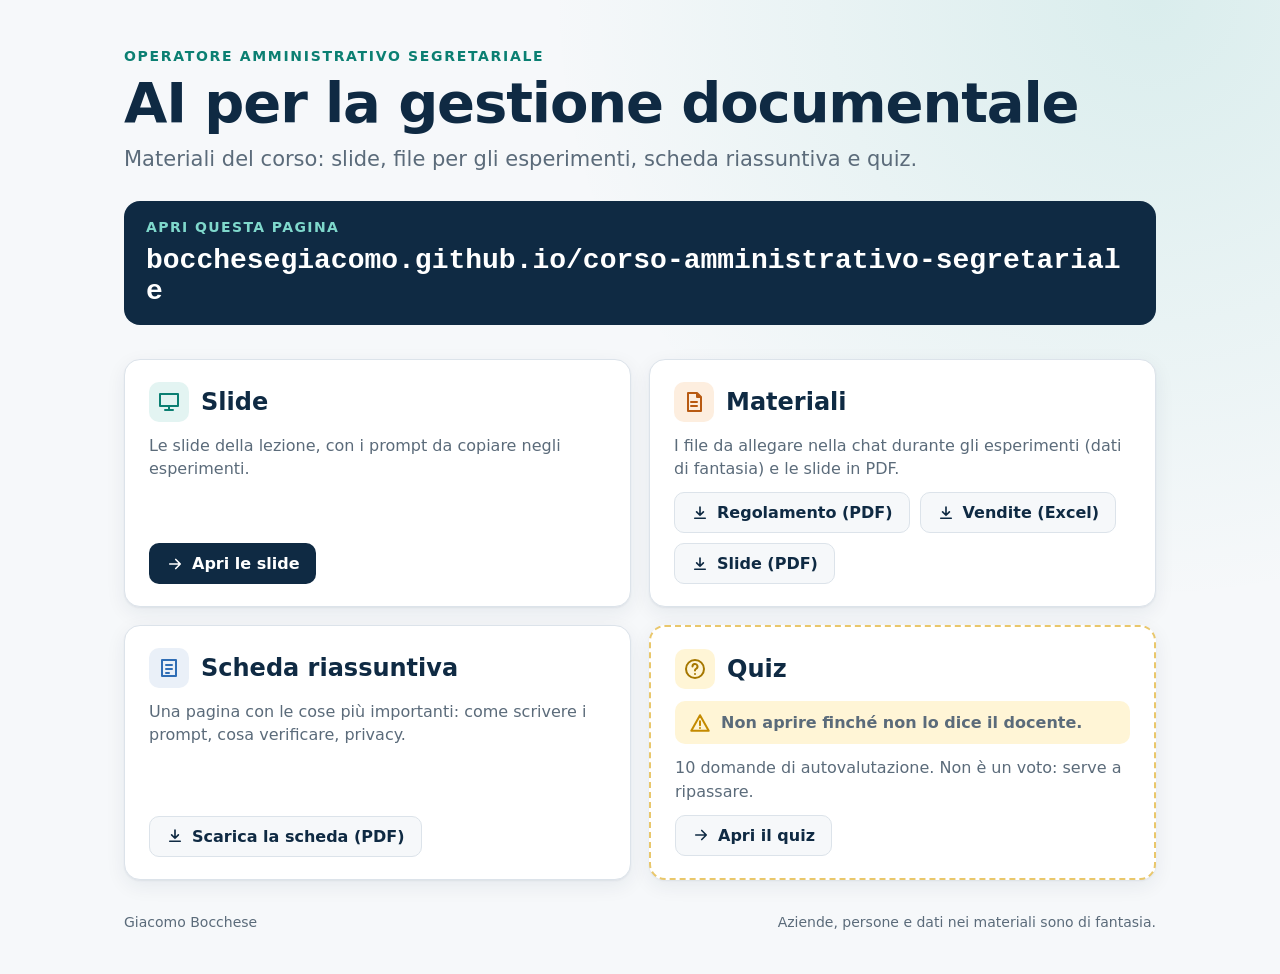
<file: index.html>
<!doctype html>
<html lang="it">
<head>
<meta charset="utf-8">
<meta name="viewport" content="width=device-width, initial-scale=1">
<title>AI per la gestione documentale</title>
<meta name="description" content="Materiali del corso: slide, file per gli esperimenti, scheda riassuntiva e quiz.">
<style>
  :root {
    --bg: #F6F8FA; --surface: #FFFFFF; --ink: #1B2733; --muted: #5B6B7A; --line: #DCE3EA;
    --navy: #0F2A43; --teal: #0E9F8E; --teal-d: #0B7F72; --teal-l: #E3F4F2;
    --orange: #E0731F; --orange-d: #B85A12; --orange-l: #FDEEDF;
    --amber-l: #FFF5D6;
    --font: "Segoe UI", "Inter", system-ui, -apple-system, "Helvetica Neue", Arial, sans-serif;
    --mono: "Cascadia Code", Consolas, "SF Mono", Menlo, monospace;
    --shadow: 0 1px 2px rgba(15,42,67,.06), 0 6px 20px rgba(15,42,67,.07);
  }
  * { box-sizing: border-box; }
  html, body { margin: 0; }
  body {
    font-family: var(--font); color: var(--ink); -webkit-font-smoothing: antialiased;
    background: radial-gradient(circle at 90% 0%, rgba(14,159,142,.12), transparent 40%), var(--bg);
    min-height: 100vh;
  }
  .wrap { max-width: 1080px; margin: 0 auto; padding: 48px 24px 40px; }
  .kicker { font-size: 14px; font-weight: 700; letter-spacing: .12em; text-transform: uppercase; color: var(--teal-d); margin: 0 0 10px; }
  h1 { font-size: clamp(34px, 5vw, 56px); line-height: 1.05; color: var(--navy); margin: 0; letter-spacing: -.02em; }
  .lead { font-size: clamp(17px, 2vw, 21px); color: var(--muted); margin: 14px 0 0; }
  .url {
    margin: 30px 0 34px; padding: 18px 22px; border-radius: 16px; background: var(--navy); color: #fff;
    display: flex; flex-wrap: wrap; align-items: center; gap: 10px 18px;
  }
  .url span { font-size: 14px; font-weight: 700; letter-spacing: .1em; text-transform: uppercase; color: #7FD8CC; }
  .url a { font: 600 clamp(17px, 2.6vw, 28px) var(--mono); color: #fff; text-decoration: none; word-break: break-all; }
  .grid { display: grid; grid-template-columns: repeat(2, minmax(0, 1fr)); gap: 18px; }
  .card {
    background: var(--surface); border: 1px solid var(--line); border-radius: 16px; padding: 22px 24px;
    box-shadow: var(--shadow); display: flex; flex-direction: column; gap: 12px; position: relative;
  }
  .card h2 { margin: 0; font-size: 24px; color: var(--navy); display: flex; align-items: center; gap: 12px; }
  .card p { margin: 0; font-size: 16px; line-height: 1.45; color: var(--muted); }
  .ic { width: 40px; height: 40px; padding: 8px; border-radius: 10px; flex: none;
        fill: none; stroke: currentColor; stroke-width: 2; stroke-linecap: round; stroke-linejoin: round; }
  .c-slide .ic { background: var(--teal-l); color: var(--teal-d); }
  .c-mat .ic { background: var(--orange-l); color: var(--orange-d); }
  .c-sheet .ic { background: #EAF0F8; color: #2F6DB5; }
  .c-quiz .ic { background: var(--amber-l); color: #A67700; }
  .btns { display: flex; flex-wrap: wrap; gap: 10px; margin-top: auto; }
  .btn {
    display: inline-flex; align-items: center; gap: 8px; padding: 10px 16px; border-radius: 10px;
    font: 600 16px var(--font); text-decoration: none; border: 1px solid transparent; cursor: pointer;
  }
  .btn svg { width: 18px; height: 18px; fill: none; stroke: currentColor; stroke-width: 2.2; stroke-linecap: round; stroke-linejoin: round; }
  .btn-main { background: var(--navy); color: #fff; }
  .btn-main:hover { background: #1D4366; }
  .btn-soft { background: var(--bg); color: var(--navy); border-color: var(--line); }
  .btn-soft:hover { background: var(--teal-l); }
  .warn {
    display: flex; align-items: center; gap: 10px; padding: 10px 14px; border-radius: 10px;
    background: var(--amber-l); color: #7A5600; font-weight: 600; font-size: 15px;
  }
  .warn svg { width: 22px; height: 22px; flex: none; fill: none; stroke: #C48A00; stroke-width: 2.2; stroke-linecap: round; stroke-linejoin: round; }
  .c-quiz { border: 2px dashed #E9C76B; }
  footer { margin-top: 34px; font-size: 14px; color: var(--muted); display: flex; flex-wrap: wrap; justify-content: space-between; gap: 8px; }
  @media (max-width: 720px) {
    .wrap { padding: 28px 16px; }
    .grid { grid-template-columns: 1fr; }
  }
</style>
</head>
<body>
<div class="wrap">
  <p class="kicker">Operatore amministrativo segretariale</p>
  <h1>AI per la gestione documentale</h1>
  <p class="lead">Materiali del corso: slide, file per gli esperimenti, scheda riassuntiva e quiz.</p>

  <div class="url">
    <span>Apri questa pagina</span>
    <a href="https://bocchesegiacomo.github.io/corso-amministrativo-segretariale/">bocchesegiacomo.github.io/corso-amministrativo-segretariale</a>
  </div>

  <div class="grid">
    <section class="card c-slide">
      <h2><svg class="ic" viewBox="0 0 24 24"><path d="M3 4h18v12H3z M8 20h8M12 16v4"/></svg>Slide</h2>
      <p>Le slide della lezione, con i prompt da copiare negli esperimenti.</p>
      <div class="btns">
        <a class="btn btn-main" href="slides/"><svg viewBox="0 0 24 24"><path d="M5 12h14 M13 6l6 6-6 6"/></svg>Apri le slide</a>
      </div>
    </section>

    <section class="card c-mat">
      <h2><svg class="ic" viewBox="0 0 24 24"><path d="M6 3h9l4 4v14H6z M15 3v4h4 M9 12h6M9 16h6"/></svg>Materiali</h2>
      <p>I file da allegare nella chat durante gli esperimenti (dati di fantasia) e le slide in PDF.</p>
      <div class="btns">
        <a class="btn btn-soft dl" href="materiali/regolamento_segreteria_occhialeria_dolomiti.pdf" download target="_blank" rel="noopener"><svg viewBox="0 0 24 24"><path d="M12 4v11 M7.5 10.5L12 15l4.5-4.5 M5 19h14"/></svg>Regolamento (PDF)</a>
        <a class="btn btn-soft dl" href="materiali/vendite_occhialeria_dolomiti.xlsx" download target="_blank" rel="noopener"><svg viewBox="0 0 24 24"><path d="M12 4v11 M7.5 10.5L12 15l4.5-4.5 M5 19h14"/></svg>Vendite (Excel)</a>
        <a class="btn btn-soft dl" href="materiali/slide_ai_gestione_documentale.pdf" download target="_blank" rel="noopener"><svg viewBox="0 0 24 24"><path d="M12 4v11 M7.5 10.5L12 15l4.5-4.5 M5 19h14"/></svg>Slide (PDF)</a>
      </div>
    </section>

    <section class="card c-sheet">
      <h2><svg class="ic" viewBox="0 0 24 24"><path d="M5 4h14v16H5z M9 9h6M9 13h6M9 17h3"/></svg>Scheda riassuntiva</h2>
      <p>Una pagina con le cose più importanti: come scrivere i prompt, cosa verificare, privacy.</p>
      <div class="btns">
        <a class="btn btn-soft dl" href="materiali/scheda_riassuntiva.pdf" download target="_blank" rel="noopener"><svg viewBox="0 0 24 24"><path d="M12 4v11 M7.5 10.5L12 15l4.5-4.5 M5 19h14"/></svg>Scarica la scheda (PDF)</a>
      </div>
    </section>

    <section class="card c-quiz">
      <h2><svg class="ic" viewBox="0 0 24 24"><path d="M12 3a9 9 0 1 0 0 18 9 9 0 0 0 0-18z M9.5 9.5a2.5 2.5 0 1 1 3.5 2.3c-.6.3-1 .9-1 1.6 M12 17h.01"/></svg>Quiz</h2>
      <p class="warn"><svg viewBox="0 0 24 24"><path d="M12 3.5l9.5 17h-19z M12 10v4.5M12 17.5h.01"/></svg>Non aprire finché non lo dice il docente.</p>
      <p>10 domande di autovalutazione. Non è un voto: serve a ripassare.</p>
      <div class="btns">
        <a class="btn btn-soft" href="quiz/"><svg viewBox="0 0 24 24"><path d="M5 12h14 M13 6l6 6-6 6"/></svg>Apri il quiz</a>
      </div>
    </section>
  </div>

  <footer>
    <span>Giacomo Bocchese</span>
    <span>Aziende, persone e dati nei materiali sono di fantasia.</span>
  </footer>
</div>

<script>
  /* Scarica i file invece di aprirli nel browser; se non è possibile, li apre in una nuova scheda. */
  document.querySelectorAll("a.dl").forEach(function (a) {
    a.addEventListener("click", function (e) {
      e.preventDefault();
      var href = a.getAttribute("href");
      fetch(href).then(function (r) {
        if (!r.ok) throw new Error(r.status);
        return r.blob();
      }).then(function (blob) {
        var url = URL.createObjectURL(blob);
        var tmp = document.createElement("a");
        tmp.href = url;
        tmp.download = href.split("/").pop();
        document.body.appendChild(tmp);
        tmp.click();
        document.body.removeChild(tmp);
        setTimeout(function () { URL.revokeObjectURL(url); }, 2000);
      }).catch(function () { window.open(href, "_blank"); });
    });
  });
</script>
</body>
</html>
</file>
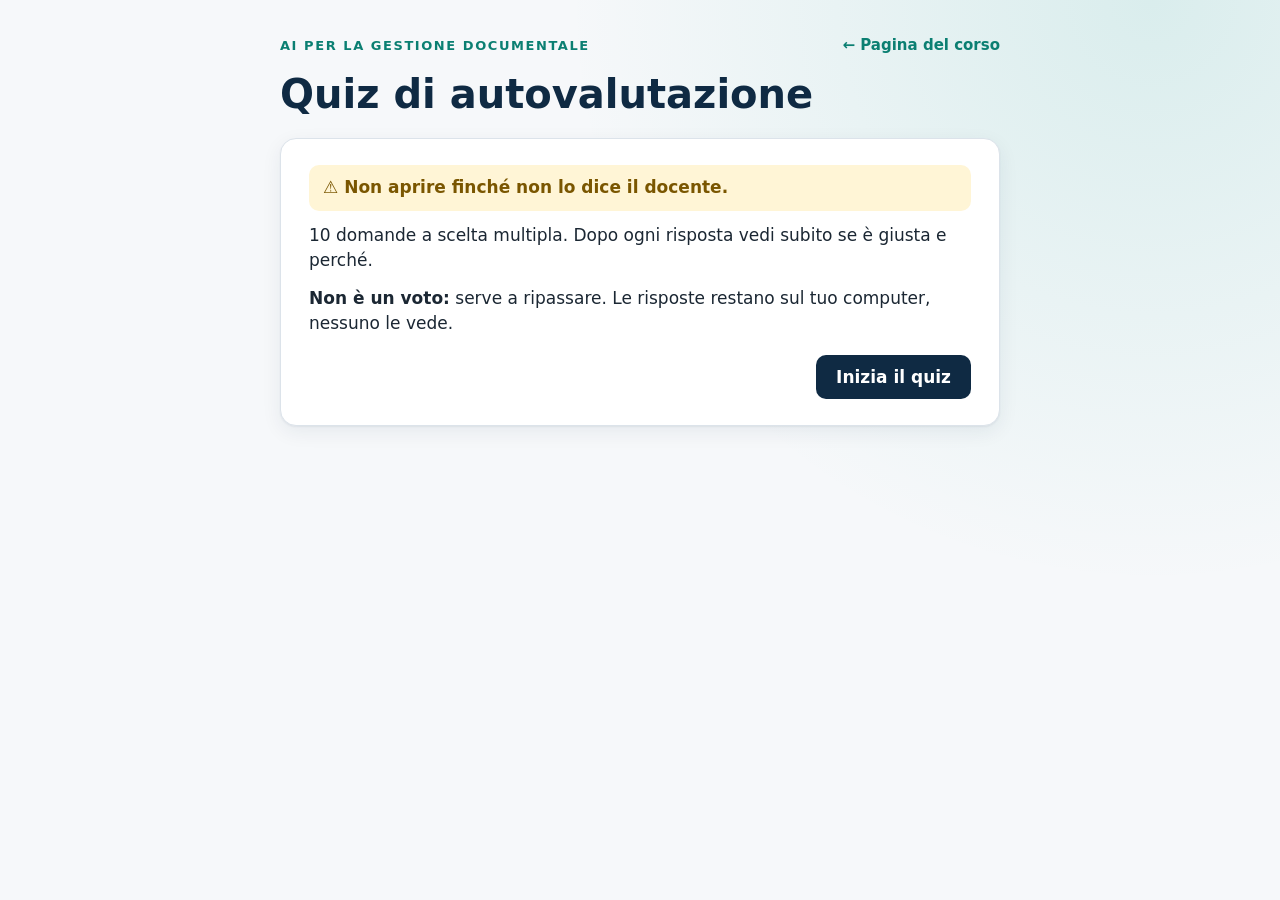
<file: quiz/index.html>
<!doctype html>
<html lang="it">
<head>
<meta charset="utf-8">
<meta name="viewport" content="width=device-width, initial-scale=1">
<title>Quiz di autovalutazione</title>
<meta name="description" content="10 domande per ripassare l'uso dell'intelligenza artificiale nella gestione documentale.">
<style>
  :root {
    --bg: #F6F8FA; --surface: #FFFFFF; --ink: #1B2733; --muted: #5B6B7A; --line: #DCE3EA;
    --navy: #0F2A43; --teal: #0E9F8E; --teal-d: #0B7F72; --teal-l: #E3F4F2;
    --green: #2E9E5B; --green-l: #E6F5EC; --red: #D64545; --red-l: #FBEAEA; --amber-l: #FFF5D6;
    --font: "Segoe UI", "Inter", system-ui, -apple-system, "Helvetica Neue", Arial, sans-serif;
    --shadow: 0 1px 2px rgba(15,42,67,.06), 0 6px 20px rgba(15,42,67,.07);
  }
  * { box-sizing: border-box; }
  html, body { margin: 0; }
  body {
    font-family: var(--font); color: var(--ink); -webkit-font-smoothing: antialiased; min-height: 100vh;
    background: radial-gradient(circle at 90% 0%, rgba(14,159,142,.12), transparent 40%), var(--bg);
  }
  .wrap { max-width: 760px; margin: 0 auto; padding: 36px 20px 40px; }
  .top { display: flex; justify-content: space-between; align-items: center; gap: 12px; margin-bottom: 18px; }
  .back { color: var(--teal-d); text-decoration: none; font-weight: 600; font-size: 15px; }
  .kicker { font-size: 13px; font-weight: 700; letter-spacing: .12em; text-transform: uppercase; color: var(--teal-d); margin: 0; }
  h1 { font-size: clamp(28px, 4vw, 40px); color: var(--navy); margin: 6px 0 0; line-height: 1.1; }
  .card { background: var(--surface); border: 1px solid var(--line); border-radius: 16px; padding: 26px 28px; box-shadow: var(--shadow); margin-top: 22px; }
  .intro p { margin: 0 0 12px; font-size: 17px; line-height: 1.5; }
  .warn { display: flex; gap: 10px; align-items: center; background: var(--amber-l); color: #7A5600; font-weight: 600; padding: 10px 14px; border-radius: 10px; }
  .progress { height: 8px; background: var(--line); border-radius: 4px; overflow: hidden; margin-top: 18px; }
  .progress span { display: block; height: 100%; width: 0; background: var(--teal); transition: width .3s; }
  .count { font-size: 14px; color: var(--muted); font-weight: 600; margin: 8px 0 0; }
  .q { font-size: 21px; font-weight: 650; color: var(--navy); line-height: 1.35; margin: 0 0 18px; }
  .opts { display: flex; flex-direction: column; gap: 10px; }
  .opt {
    text-align: left; font: 17px/1.4 var(--font); color: var(--ink); background: var(--bg);
    border: 2px solid var(--line); border-radius: 12px; padding: 13px 16px; cursor: pointer;
    display: flex; gap: 12px; align-items: flex-start; transition: border-color .15s, background .15s;
  }
  .opt:hover:not(:disabled) { border-color: var(--teal); background: var(--teal-l); }
  .opt b { flex: none; width: 28px; height: 28px; border-radius: 50%; background: var(--navy); color: #fff; display: grid; place-items: center; font-size: 14px; }
  .opt:disabled { cursor: default; }
  .opt.ok { border-color: var(--green); background: var(--green-l); }
  .opt.ok b { background: var(--green); }
  .opt.no { border-color: var(--red); background: var(--red-l); }
  .opt.no b { background: var(--red); }
  .opt.dim { opacity: .55; }
  .feedback { margin-top: 16px; padding: 14px 16px; border-radius: 12px; font-size: 16px; line-height: 1.45; }
  .feedback.ok { background: var(--green-l); border-left: 5px solid var(--green); }
  .feedback.no { background: var(--red-l); border-left: 5px solid var(--red); }
  .feedback strong { display: block; margin-bottom: 4px; }
  .actions { margin-top: 18px; display: flex; justify-content: flex-end; gap: 10px; }
  .btn { font: 600 17px var(--font); padding: 12px 20px; border-radius: 10px; border: 0; cursor: pointer; background: var(--navy); color: #fff; }
  .btn:hover { background: #1D4366; }
  .btn.soft { background: var(--bg); color: var(--navy); border: 1px solid var(--line); }
  .result { text-align: center; }
  .score { font-size: clamp(56px, 10vw, 84px); font-weight: 750; color: var(--teal-d); margin: 6px 0; letter-spacing: -.02em; }
  .score-sub { color: var(--muted); font-size: 17px; margin: 0 0 14px; }
  .msg { font-size: 19px; line-height: 1.45; margin: 0 auto 6px; max-width: 520px; }
  .review { text-align: left; margin-top: 22px; display: flex; flex-direction: column; gap: 8px; }
  .review div { display: flex; gap: 10px; align-items: flex-start; font-size: 15px; line-height: 1.4; padding: 8px 12px; border-radius: 10px; background: var(--bg); }
  .review i { flex: none; font-style: normal; font-weight: 700; width: 22px; text-align: center; }
  .review .r-ok i { color: var(--green); } .review .r-no i { color: var(--red); }
  .hidden { display: none; }
  @media (max-width: 600px) { .card { padding: 20px 18px; } }
</style>
</head>
<body>
<div class="wrap">
  <div class="top">
    <p class="kicker">AI per la gestione documentale</p>
    <a class="back" href="../">← Pagina del corso</a>
  </div>
  <h1>Quiz di autovalutazione</h1>

  <section class="card intro" id="intro">
    <p class="warn">⚠️ Non aprire finché non lo dice il docente.</p>
    <p>10 domande a scelta multipla. Dopo ogni risposta vedi subito se è giusta e perché.</p>
    <p><strong>Non è un voto:</strong> serve a ripassare. Le risposte restano sul tuo computer, nessuno le vede.</p>
    <div class="actions"><button class="btn" id="start">Inizia il quiz</button></div>
  </section>

  <section class="card hidden" id="quiz">
    <div class="progress"><span id="bar"></span></div>
    <p class="count" id="count"></p>
    <p class="q" id="question"></p>
    <div class="opts" id="opts"></div>
    <div class="feedback hidden" id="feedback"></div>
    <div class="actions"><button class="btn hidden" id="next">Avanti</button></div>
  </section>

  <section class="card result hidden" id="result">
    <p class="kicker">Risultato</p>
    <p class="score" id="score"></p>
    <p class="score-sub" id="scoreSub"></p>
    <p class="msg" id="msg"></p>
    <div class="review" id="review"></div>
    <div class="actions" style="justify-content:center"><button class="btn soft" id="again">Rifai il quiz</button></div>
  </section>
</div>

<script>
var QUESTIONS = [
  {
    q: "Apri una nuova chat e chiedi: «Cosa ti ho chiesto prima?». Cosa succede?",
    o: ["Si ricorda tutto quello che hai scritto nelle altre chat",
        "Non lo sa: ogni nuova chat parte da zero",
        "Legge la cronologia del tuo computer"],
    a: 1,
    e: "Il modello vede solo ciò che è nella chat aperta. Se gli serve un'informazione, va scritta o allegata di nuovo."
  },
  {
    q: "Quale prompt funziona meglio?",
    o: ["«email ritardo cliente»",
        "«Scrivi un'email.»",
        "«Devo avvisare il cliente Ottica Bianchi che l'ordine n. 4521 arriverà con 10 giorni di ritardo. Scrivi un'email cortese, massimo 8 righe.»"],
    a: 2,
    e: "Si scrive come a una persona: chi, cosa, perché e come deve essere il risultato. Il modello non legge nella tua mente."
  },
  {
    q: "Chiedi informazioni su un regolamento, ma ti sei dimenticato di allegarlo. Cosa può succedere?",
    o: ["Il modello te lo chiede sempre",
        "Può inventare le informazioni con sicurezza",
        "Il modello cerca il file sul tuo computer"],
    a: 1,
    e: "Se il file non c'è, il modello può inventare una risposta plausibile. Allega il file e fai la domanda nello stesso messaggio: «Leggi e comprendi il file allegato, poi rispondi: …»."
  },
  {
    q: "L'IA ti risponde con sicurezza: «Lo prevede la legge n. 1242 del 2019». Cosa fai?",
    o: ["Mi fido: ha citato una legge precisa",
        "Verifico sulla fonte: potrebbe essere inventata",
        "Le chiedo «Sei sicuro?» e mi fido della seconda risposta"],
    a: 1,
    e: "È un'allucinazione possibile: il modello può inventare informazioni con lo stesso tono sicuro di quando ha ragione. Leggi e riferimenti si verificano sempre."
  },
  {
    q: "Ti serve il totale delle vendite di un cliente da un file Excel. Qual è la scelta più affidabile?",
    o: ["Copiare il numero scritto dall'IA nella chat",
        "Farsi dare una formula e provarla nel foglio",
        "Fare una stima a occhio"],
    a: 1,
    e: "Una formula si può leggere e verificare nel foglio. Nei calcoli l'errore dell'IA è raro, ma possibile."
  },
  {
    q: "Chiedi una formula senza dire quale programma usi. Cosa può succedere?",
    o: ["Niente: le formule sono uguali in tutti i programmi",
        "Può rispondere con SUMIF e le virgole: in Excel in italiano la formula dà errore",
        "Il modello si rifiuta di rispondere"],
    a: 1,
    e: "Nel prompt indica lingua e programma: «Excel in italiano», «Google Fogli», «LibreOffice Calc»."
  },
  {
    q: "Dopo una risposta corretta scrivi: «Sei sicuro? Secondo me è sbagliato». Cosa può succedere?",
    o: ["Conferma sempre la risposta giusta",
        "Può cambiare idea e sbagliare, perché tende a darti ragione",
        "Si blocca e non risponde più"],
    a: 1,
    e: "Il modello tende ad assecondare chi scrive. «Sei sicuro?» non è una verifica: si controlla sulla fonte."
  },
  {
    q: "Quale di questi lavori richiede la verifica più accurata?",
    o: ["Un'email informale a un collega",
        "Una lista di idee per un evento",
        "Gli importi in un Excel da mandare a un cliente"],
    a: 2,
    e: "Quanto verificare dipende da cosa succede se è sbagliato. Errore raro, ma danno alto, vuol dire rischio alto."
  },
  {
    q: "Puoi caricare in un chatbot gratuito un file con codici fiscali e IBAN dei clienti?",
    o: ["Sì, se poi cancelli la chat",
        "No: i dati escono dal tuo computer. Se serve, sostituiscili con dati di fantasia",
        "Sì, se il file è in PDF"],
    a: 1,
    e: "Testi e file vengono inviati ai server del fornitore. Niente dati personali o riservati, e in azienda segui le regole interne."
  },
  {
    q: "Chiedi «le vendite» di un Excel in cui nessuna colonna è riconducibile alle vendite. La risposta è sbagliata. Di chi è soprattutto l'errore?",
    o: ["Solo del modello",
        "Soprattutto nostro: il dato non si poteva ricavare dal file",
        "Di Excel"],
    a: 1,
    e: "Spesso l'errore è umano. Prima di dire che l'IA ha sbagliato, chiediti: le ho dato tutto quello che le serviva?"
  }
];

var i = 0, correct = 0, answers = [], order = [];
function shuffle(a) { for (var k = a.length - 1; k > 0; k--) { var j = Math.floor(Math.random() * (k + 1)); var t = a[k]; a[k] = a[j]; a[j] = t; } return a; }
var $ = function (id) { return document.getElementById(id); };
var LETTERS = ["A", "B", "C", "D"];

function show(id) {
  ["intro", "quiz", "result"].forEach(function (s) { $(s).classList.toggle("hidden", s !== id); });
}

function render() {
  var item = QUESTIONS[i];
  $("count").textContent = "Domanda " + (i + 1) + " di " + QUESTIONS.length;
  $("bar").style.width = (i / QUESTIONS.length * 100) + "%";
  $("question").textContent = item.q;
  $("feedback").className = "feedback hidden";
  $("next").classList.add("hidden");
  var box = $("opts");
  box.innerHTML = "";
  order = shuffle(item.o.map(function (_, k) { return k; }));
  order.forEach(function (orig, k) {
    var text = item.o[orig];
    var b = document.createElement("button");
    b.className = "opt";
    b.type = "button";
    var letter = document.createElement("b");
    letter.textContent = LETTERS[k];
    var span = document.createElement("span");
    span.textContent = text;
    b.appendChild(letter);
    b.appendChild(span);
    b.addEventListener("click", function () { choose(k); });
    box.appendChild(b);
  });
}

function choose(k) {
  var item = QUESTIONS[i];
  var ok = order[k] === item.a;
  var right = order.indexOf(item.a);
  if (ok) correct++;
  answers.push(ok);
  var btns = $("opts").querySelectorAll(".opt");
  btns.forEach(function (b, n) {
    b.disabled = true;
    if (n === right) b.classList.add("ok");
    else if (n === k) b.classList.add("no");
    else b.classList.add("dim");
  });
  var fb = $("feedback");
  fb.className = "feedback " + (ok ? "ok" : "no");
  fb.innerHTML = "";
  var st = document.createElement("strong");
  st.textContent = ok ? "Giusto!" : "Non proprio. La risposta giusta è la " + LETTERS[right] + ".";
  fb.appendChild(st);
  fb.appendChild(document.createTextNode(item.e));
  var nx = $("next");
  nx.textContent = i < QUESTIONS.length - 1 ? "Avanti" : "Vedi il risultato";
  nx.classList.remove("hidden");
  nx.focus();
}

function finish() {
  var pct = Math.round(correct / QUESTIONS.length * 100);
  $("score").textContent = pct + "%";
  $("scoreSub").textContent = correct + " risposte giuste su " + QUESTIONS.length;
  var msg;
  if (pct >= 80) msg = "Ottimo lavoro! Hai chiari i concetti principali: ora prova a usarli nel lavoro di tutti i giorni.";
  else if (pct >= 50) msg = "Buon risultato! Rileggi le spiegazioni delle domande sbagliate e la scheda riassuntiva.";
  else msg = "Nessun problema: il quiz serve proprio a ripassare. Rivedi le risposte qui sotto e la scheda riassuntiva.";
  $("msg").textContent = msg;
  var rv = $("review");
  rv.innerHTML = "";
  QUESTIONS.forEach(function (item, n) {
    var d = document.createElement("div");
    d.className = answers[n] ? "r-ok" : "r-no";
    var mark = document.createElement("i");
    mark.textContent = answers[n] ? "✓" : "✗";
    var t = document.createElement("span");
    t.textContent = (n + 1) + ". " + item.q + " → " + item.o[item.a];
    d.appendChild(mark);
    d.appendChild(t);
    rv.appendChild(d);
  });
  show("result");
}

$("start").addEventListener("click", function () { i = 0; correct = 0; answers = []; show("quiz"); render(); });
$("next").addEventListener("click", function () {
  if (i < QUESTIONS.length - 1) { i++; render(); } else { $("bar").style.width = "100%"; finish(); }
});
$("again").addEventListener("click", function () { i = 0; correct = 0; answers = []; show("quiz"); render(); });
</script>
</body>
</html>
</file>
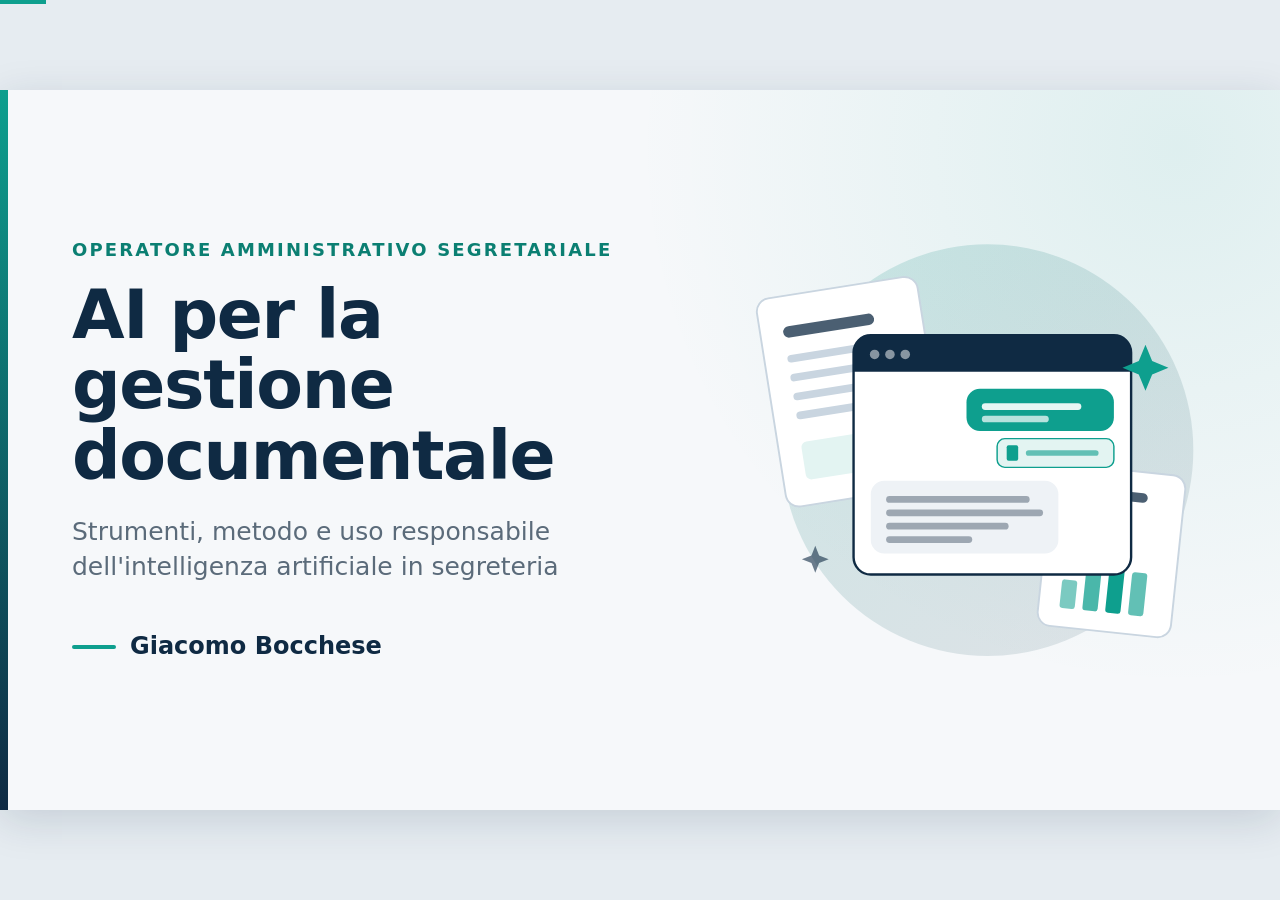
<file: slides/index.html>
<!doctype html>
<html lang="it">
<head>
<meta charset="utf-8">
<meta name="viewport" content="width=device-width, initial-scale=1">
<title>AI per la gestione documentale</title>
<meta name="description" content="Slide teoriche — uso dell'intelligenza artificiale per la gestione documentale in segreteria.">
<link rel="stylesheet" href="style.css?v=25">
<script src="deck.js?v=25" defer></script>
</head>
<body>

<!-- Icone (SVG sprite) -->
<svg class="sprite" aria-hidden="true">
  <symbol id="i-chat" viewBox="0 0 24 24"><path d="M4 5h16v11H9l-5 4z"/></symbol>
  <symbol id="i-plus" viewBox="0 0 24 24"><path d="M12 5v14M5 12h14"/></symbol>
  <symbol id="i-type" viewBox="0 0 24 24"><path d="M5 7V5h14v2M12 5v14M9 19h6"/></symbol>
  <symbol id="i-send" viewBox="0 0 24 24"><path d="M4 12L20 4l-6 16-3-7z"/></symbol>
  <symbol id="i-pencil" viewBox="0 0 24 24"><path d="M4 20h4L19 9l-4-4L4 16z M14 6l4 4"/></symbol>
  <symbol id="i-refresh" viewBox="0 0 24 24"><path d="M20 5v5h-5 M4 19v-5h5 M5.6 9A7 7 0 0 1 18 7.5L20 10 M18.4 15A7 7 0 0 1 6 16.5L4 14"/></symbol>
  <symbol id="i-list" viewBox="0 0 24 24"><path d="M9 6h11M9 12h11M9 18h7 M4.5 6h.01M4.5 12h.01M4.5 18h.01"/></symbol>
  <symbol id="i-docq" viewBox="0 0 24 24"><path d="M6 3h9l4 4v14H6z M15 3v4h4 M10 11.5a2 2 0 1 1 3 1.7c-.6.4-1 .8-1 1.5 M12 18h.01"/></symbol>
  <symbol id="i-image" viewBox="0 0 24 24"><path d="M4 5h16v14H4z M4 16l5-5 4 4 3-3 4 4 M15.5 9h.01"/></symbol>
  <symbol id="i-chart" viewBox="0 0 24 24"><path d="M4 20h16 M7 16v-5 M12 16V7 M17 16v-8"/></symbol>
  <symbol id="i-check" viewBox="0 0 24 24"><path d="M5 12.5l4.5 4.5L19 7"/></symbol>
  <symbol id="i-x" viewBox="0 0 24 24"><path d="M6 6l12 12M18 6L6 18"/></symbol>
  <symbol id="i-gear" viewBox="0 0 24 24"><path d="M12 9a3 3 0 1 0 0 6 3 3 0 0 0 0-6z M12 2.5v3M12 18.5v3M2.5 12h3M18.5 12h3M5.3 5.3l2.1 2.1M16.6 16.6l2.1 2.1M5.3 18.7l2.1-2.1M16.6 7.4l2.1-2.1"/></symbol>
  <symbol id="i-code" viewBox="0 0 24 24"><path d="M8 8l-4 4 4 4M16 8l4 4-4 4M13.5 5l-3 14"/></symbol>
  <symbol id="i-user" viewBox="0 0 24 24"><path d="M12 12a4 4 0 1 0 0-8 4 4 0 0 0 0 8z M4 21a8 8 0 0 1 16 0"/></symbol>
  <symbol id="i-mail" viewBox="0 0 24 24"><path d="M3 6h18v12H3z M3 7l9 6 9-6"/></symbol>
  <symbol id="i-pc" viewBox="0 0 24 24"><path d="M3 4h18v12H3z M8 20h8M12 16v4"/></symbol>
  <symbol id="i-doc" viewBox="0 0 24 24"><path d="M6 3h9l4 4v14H6z M15 3v4h4 M9 12h6M9 16h6"/></symbol>
  <symbol id="i-clip" viewBox="0 0 24 24"><path d="M20 11l-8.5 8.5a5 5 0 0 1-7-7L13 4a3.5 3.5 0 0 1 5 5l-8.5 8.5a2 2 0 0 1-3-3L14 7"/></symbol>
  <symbol id="i-history" viewBox="0 0 24 24"><path d="M4 12a8 8 0 1 0 2.4-5.7L4 8.5 M4 4v4.5h4.5 M12 8v4l3 2"/></symbol>
  <symbol id="i-note" viewBox="0 0 24 24"><path d="M5 4h14v16H5z M9 9h6M9 13h6M9 17h3"/></symbol>
  <symbol id="i-alert" viewBox="0 0 24 24"><path d="M12 3.5l9.5 17h-19z M12 10v4.5M12 17.5h.01"/></symbol>
  <symbol id="i-thumb" viewBox="0 0 24 24"><path d="M7 11v9H4v-9z M7 11l4-8a2 2 0 0 1 3 2l-1 5h6a2 2 0 0 1 2 2.3l-1.4 6.4A2 2 0 0 1 17.6 20H7"/></symbol>
  <symbol id="i-cloud" viewBox="0 0 24 24"><path d="M7 18a5 5 0 0 1-.6-10A6 6 0 0 1 18 9a4.5 4.5 0 0 1-1 9z M12 11v6 M9.5 13.5L12 11l2.5 2.5"/></symbol>
  <symbol id="i-search" viewBox="0 0 24 24"><path d="M11 4a7 7 0 1 0 0 14 7 7 0 0 0 0-14z M20 20l-4-4"/></symbol>
  <symbol id="i-copy" viewBox="0 0 24 24"><path d="M9 9h11v11H9z M5 15H4V4h11v1"/></symbol>
  <symbol id="i-sigma" viewBox="0 0 24 24"><path d="M18 5H6l6 7-6 7h12"/></symbol>
  <symbol id="i-eyeoff" viewBox="0 0 24 24"><path d="M3 3l18 18 M10.6 6.1A9.6 9.6 0 0 1 12 6c5 0 9 6 9 6a17 17 0 0 1-3 3.4 M6.6 6.6C4.3 8.1 3 12 3 12s4 6 9 6a9 9 0 0 0 4.4-1.1 M9.9 9.9a3 3 0 0 0 4.2 4.2"/></symbol>
  <symbol id="i-sign" viewBox="0 0 24 24"><path d="M3 21h18 M5 17L15 7l3 3L8 20H5z"/></symbol>
  <symbol id="i-lock" viewBox="0 0 24 24"><path d="M5 11h14v10H5z M8 11V8a4 4 0 0 1 8 0v3"/></symbol>
  <symbol id="i-swap" viewBox="0 0 24 24"><path d="M4 8h14l-4-4 M20 16H6l4 4"/></symbol>
  <symbol id="i-msg-q" viewBox="0 0 24 24"><path d="M4 5h16v11H9l-5 4z M10 9a2 2 0 1 1 2.8 1.8c-.5.3-.8.7-.8 1.2 M12 14h.01"/></symbol>
  <symbol id="i-pill" viewBox="0 0 24 24"><path d="M10.6 3.9a5 5 0 0 1 7 7l-6.7 6.7a5 5 0 0 1-7-7z M7.2 7.2l7 7"/></symbol>
  <symbol id="i-globe" viewBox="0 0 24 24"><path d="M12 3a9 9 0 1 0 0 18 9 9 0 0 0 0-18z M3 12h18 M12 3c2.5 2.5 3.8 5.5 3.8 9s-1.3 6.5-3.8 9c-2.5-2.5-3.8-5.5-3.8-9S9.5 5.5 12 3z"/></symbol>
  <symbol id="i-dl" viewBox="0 0 24 24"><path d="M12 4v11 M7.5 10.5L12 15l4.5-4.5 M5 19h14"/></symbol>
  <symbol id="i-users" viewBox="0 0 24 24"><path d="M9 11a3.5 3.5 0 1 0 0-7 3.5 3.5 0 0 0 0 7z M2.5 20a6.5 6.5 0 0 1 13 0 M16 4.3a3.5 3.5 0 0 1 0 6.4 M18 14.2a6.5 6.5 0 0 1 3.5 5.8"/></symbol>
  <symbol id="i-building" viewBox="0 0 24 24"><path d="M4 21V5l8-2v18 M12 8h8v13 M3 21h18 M7 8h2M7 12h2M7 16h2M15 12h2M15 16h2"/></symbol>
</svg>

<main class="stage" id="stage" aria-live="polite">

<!-- ============ 1 · TITOLO ============ -->
<section class="slide s-title" data-title="Titolo">
  <div class="title-grid">
    <div class="title-text">
      <p class="kicker">Operatore amministrativo segretariale</p>
      <h1>AI per la gestione documentale</h1>
      <p class="lead">Strumenti, metodo e uso responsabile dell'intelligenza artificiale in segreteria</p>
      <p class="author"><span class="author-bar"></span>Giacomo Bocchese</p>
    </div>
    <div class="title-art" aria-hidden="true">
      <svg viewBox="0 0 520 460">
        <defs>
          <linearGradient id="g-blob" x1="0" y1="0" x2="1" y2="1">
            <stop offset="0" stop-color="#0E9F8E" stop-opacity=".18"/>
            <stop offset="1" stop-color="#0F2A43" stop-opacity=".10"/>
          </linearGradient>
        </defs>
        <circle cx="290" cy="230" r="215" fill="url(#g-blob)"/>
        <!-- documenti dietro -->
        <g transform="rotate(-9 140 150)">
          <rect x="60" y="60" width="170" height="220" rx="14" fill="#fff" stroke="#C9D5E0" stroke-width="2"/>
          <rect x="84" y="92" width="96" height="12" rx="6" fill="#0F2A43" opacity=".75"/>
          <rect x="84" y="122" width="122" height="8" rx="4" fill="#C9D5E0"/>
          <rect x="84" y="142" width="110" height="8" rx="4" fill="#C9D5E0"/>
          <rect x="84" y="162" width="122" height="8" rx="4" fill="#C9D5E0"/>
          <rect x="84" y="182" width="80" height="8" rx="4" fill="#C9D5E0"/>
          <rect x="84" y="214" width="122" height="40" rx="6" fill="#E3F4F2"/>
        </g>
        <g transform="rotate(6 420 330)">
          <rect x="350" y="250" width="140" height="170" rx="14" fill="#fff" stroke="#C9D5E0" stroke-width="2"/>
          <rect x="372" y="370" width="16" height="30" rx="3" fill="#0E9F8E" opacity=".55"/>
          <rect x="396" y="345" width="16" height="55" rx="3" fill="#0E9F8E" opacity=".75"/>
          <rect x="420" y="320" width="16" height="80" rx="3" fill="#0E9F8E"/>
          <rect x="444" y="355" width="16" height="45" rx="3" fill="#0E9F8E" opacity=".65"/>
          <rect x="372" y="272" width="80" height="10" rx="5" fill="#0F2A43" opacity=".75"/>
        </g>
        <!-- finestra chat -->
        <g>
          <rect x="150" y="110" width="290" height="250" rx="18" fill="#fff" stroke="#0F2A43" stroke-width="2.5"/>
          <path d="M150 128a18 18 0 0 1 18-18h254a18 18 0 0 1 18 18v20H150z" fill="#0F2A43"/>
          <circle cx="172" cy="130" r="5" fill="#fff" opacity=".5"/>
          <circle cx="188" cy="130" r="5" fill="#fff" opacity=".5"/>
          <circle cx="204" cy="130" r="5" fill="#fff" opacity=".5"/>
          <!-- bolla utente -->
          <rect x="268" y="166" width="154" height="44" rx="14" fill="#0E9F8E"/>
          <rect x="284" y="181" width="104" height="7" rx="3.5" fill="#fff" opacity=".9"/>
          <rect x="284" y="194" width="70" height="7" rx="3.5" fill="#fff" opacity=".7"/>
          <!-- allegato -->
          <rect x="300" y="218" width="122" height="30" rx="8" fill="#E3F4F2" stroke="#0E9F8E" stroke-width="1.5"/>
          <rect x="310" y="225" width="12" height="16" rx="2" fill="#0E9F8E"/>
          <rect x="330" y="230" width="76" height="6" rx="3" fill="#0E9F8E" opacity=".6"/>
          <!-- bolla risposta -->
          <rect x="168" y="262" width="196" height="76" rx="14" fill="#EEF2F6"/>
          <rect x="184" y="278" width="150" height="7" rx="3.5" fill="#5B6B7A" opacity=".55"/>
          <rect x="184" y="292" width="164" height="7" rx="3.5" fill="#5B6B7A" opacity=".55"/>
          <rect x="184" y="306" width="128" height="7" rx="3.5" fill="#5B6B7A" opacity=".55"/>
          <rect x="184" y="320" width="90" height="7" rx="3.5" fill="#5B6B7A" opacity=".55"/>
        </g>
        <!-- scintilla -->
        <path d="M455 120l7 17 17 7-17 7-7 17-7-17-17-7 17-7z" fill="#0E9F8E"/>
        <path d="M110 330l4 10 10 4-10 4-4 10-4-10-10-4 10-4z" fill="#0F2A43" opacity=".6"/>
      </svg>
    </div>
  </div>
  <aside class="notes">
    Presentazione: chi sono, cosa faremo oggi. Domanda veloce alla classe: "Chi ha già usato ChatGPT o un altro assistente? Per cosa?".
    Ricordare: appello su IDO già fatto (entro le 9:15).
  </aside>
</section>

<!-- ============ 2 · PROGRAMMA ============ -->
<section class="slide" data-title="Programma">
  <p class="kicker">Introduzione</p>
  <h2>Programma</h2>
  <div class="agenda">
    <ol class="agenda-track">
      <li class="t-theory"><span class="dot">1</span><strong>Strumenti e concetti di base</strong></li>
      <li class="t-lab"><span class="dot">2</span><strong>Pratica</strong><span>Scrivere comunicazioni</span></li>
      <li class="t-lab"><span class="dot">3</span><strong>Pratica</strong><span>Comprendere un documento</span></li>
      <li class="t-lab"><span class="dot">4</span><strong>Dati e formule</strong><span>Teoria e pratica</span></li>
      <li class="t-theory"><span class="dot">5</span><strong>Sicurezza e uso responsabile</strong></li>
      <li class="t-quiz"><span class="dot">6</span><strong>Quiz di autovalutazione</strong></li>
    </ol>
    <div class="legend">
      <span><i class="sw sw-theory"></i>Teoria</span>
      <span><i class="sw sw-lab"></i>Pratica</span>
      <span><i class="sw sw-quiz"></i>Verifica (non valutata)</span>
    </div>
  </div>
  <p class="bottom-line">Si lavora su un'azienda di fantasia: <strong>Occhialeria Dolomiti Srl</strong>. Nessun dato reale.</p>
  <aside class="notes">
    La teoria è breve: la maggior parte del tempo è pratica, in coppia. Dopo ogni esperimento vediamo insieme cosa abbiamo imparato.
    La parte sulla sicurezza è alla fine perché useremo gli errori visti durante gli esperimenti.
    Il quiz non è valutato: serve a capire cosa ci portiamo a casa.
  </aside>
</section>

<!-- ============ 3 · STRUMENTI ============ -->
<section class="slide" data-title="Gli strumenti">
  <p class="kicker">Strumenti e concetti di base</p>
  <h2>Gli strumenti</h2>
  <div class="tools">
    <article class="tool tool-reco">
      <span class="badge">Migliori prestazioni</span>
      <div class="mono m1">Cl</div>
      <h3>Claude</h3>
      <p class="maker">Anthropic</p>
      <p class="url">claude.ai</p>
      <p class="hint">Accesso anche con l'account Google</p>
    </article>
    <article class="tool">
      <div class="mono m2">GPT</div>
      <h3>ChatGPT</h3>
      <p class="maker">OpenAI</p>
      <p class="url">chatgpt.com</p>
    </article>
    <article class="tool tool-reco">
      <span class="badge">Registrazione più semplice</span>
      <div class="mono m3">Ge</div>
      <h3>Gemini</h3>
      <p class="maker">Google</p>
      <p class="url">gemini.google.com</p>
    </article>
    <article class="tool">
      <div class="mono m4">Co</div>
      <h3>Copilot</h3>
      <p class="maker">Microsoft</p>
      <p class="url">copilot.microsoft.com</p>
    </article>
  </div>
  <div class="steps">
    <div class="step"><svg class="ic"><use href="#i-chat"/></svg><span><b>1</b> Apri una nuova chat</span></div>
    <i class="arrow" aria-hidden="true"></i>
    <div class="step"><svg class="ic"><use href="#i-plus"/></svg><span><b>2</b> Allega un file con <kbd>+</kbd> <em>(se serve)</em></span></div>
    <i class="arrow" aria-hidden="true"></i>
    <div class="step"><svg class="ic"><use href="#i-type"/></svg><span><b>3</b> Scrivi il prompt</span></div>
    <i class="arrow" aria-hidden="true"></i>
    <div class="step"><svg class="ic"><use href="#i-send"/></svg><span><b>4</b> Premi invio</span></div>
  </div>
  <p class="bottom-line">Si usano tutti allo stesso modo. Nella versione gratuita, <strong>Claude</strong> è quello che offre di più.</p>
  <aside class="notes">
    Claude: nella versione gratuita è quello che offre di più (memoria ampia, file, calcoli con il codice). Si accede anche con l'account Google: farlo creare a tutti durante la configurazione.
    Gemini: registrazione più semplice, va bene per scrivere (esperimento 1), ma nella versione gratuita dimentica i file dopo pochi messaggi e non esegue codice.
    ChatGPT gratuito: piano di riserva (pochi caricamenti di file al giorno, memoria limitata).
    Senza credenziali: duck.ai o ChatGPT senza login per scrivere e chattare, oppure lavoro in coppia.
    Primo messaggio di prova: "Ciao, presentati in due righe e dimmi tre cose che puoi fare per chi lavora in segreteria."
  </aside>
</section>

<!-- ============ 7 · COSA PUO' FARE ============ -->
<section class="slide" data-title="Cosa può fare in ufficio">
  <p class="kicker">Strumenti e concetti di base</p>
  <h2>Cosa può fare in ufficio</h2>
  <div class="caps caps8">
    <div class="cap"><svg class="ic"><use href="#i-pencil"/></svg><h3>Scrivere</h3><p>Email, lettere, avvisi, verbali</p></div>
    <div class="cap"><svg class="ic"><use href="#i-refresh"/></svg><h3>Riscrivere</h3><p>Tono, lunghezza, stile</p></div>
    <div class="cap"><svg class="ic"><use href="#i-check"/></svg><h3>Correggere</h3><p>Ortografia, grammatica, punteggiatura</p></div>
    <div class="cap"><svg class="ic"><use href="#i-globe"/></svg><h3>Tradurre</h3><p>Email e documenti in altre lingue</p></div>
    <div class="cap"><svg class="ic"><use href="#i-list"/></svg><h3>Riassumere</h3><p>Documenti lunghi, catene di email</p></div>
    <div class="cap"><svg class="ic"><use href="#i-docq"/></svg><h3>Rispondere su un documento</h3><p>Domande su PDF, contratti, regolamenti</p></div>
    <div class="cap"><svg class="ic"><use href="#i-image"/></svg><h3>Leggere file e immagini</h3><p>PDF, Excel, foto, scansioni</p></div>
    <div class="cap"><svg class="ic"><use href="#i-chart"/></svg><h3>Analizzare dati</h3><p>Calcoli e grafici: esegue codice internamente</p></div>
  </div>
  <p class="bottom-line">Tutto si chiede <strong>scrivendo</strong>. Più il prompt è chiaro e completo, migliore è il risultato.</p>
  <aside class="notes">
    Panoramica: oggi proviamo scrittura, riscrittura e traduzione (esperimento 1), riassunto e domande su un documento (esperimento 2), dati e formule (esperimento 3).
    Analisi dati: per ora basta dire che può fare calcoli eseguendo codice internamente; lo vediamo nel dettaglio prima dell'esperimento 3.
    Sottolineare: non ci sono pulsanti speciali da imparare, si comanda tutto con il testo.
  </aside>
</section>

<!-- ============ 4 · VERSIONI ============ -->
<section class="slide" data-title="Versioni e modelli">
  <p class="kicker">Strumenti e concetti di base</p>
  <h2>Versioni e modelli</h2>
  <div class="versions">
    <table class="tbl tbl-tight">
      <thead>
        <tr><th></th><th>Gratuita</th><th class="th-pro">A pagamento</th></tr>
      </thead>
      <tbody>
        <tr><th>Accesso</th><td>Con un account</td><td>Abbonamento, circa 20&nbsp;€ al mese</td></tr>
        <tr><th>Modelli</th><td>Buoni per l'uso quotidiano</td><td>Più capaci nei compiti complessi</td></tr>
        <tr><th>Limiti</th><td>Messaggi e file limitati, memoria limitata anche per i file</td><td>Limiti più alti</td></tr>
        <tr><th>Calcoli con il codice</th><td>Claude sì · ChatGPT limitato · Gemini no</td><td>Sì</td></tr>
      </tbody>
    </table>
    <div class="side-boxes">
      <div class="box">
        <h3><svg class="ic"><use href="#i-code"/></svg>Modelli aperti</h3>
        <p>Llama, Mistral, Qwen, DeepSeek.</p>
        <p>Si possono installare sui computer dell'azienda: <strong>i dati restano interni</strong>.</p>
      </div>
      <div class="box">
        <h3><svg class="ic"><use href="#i-building"/></svg>Versioni aziendali</h3>
        <p>Contratti dedicati alle aziende: di norma <strong>non usano i dati</strong> per addestrare i modelli.</p>
      </div>
    </div>
  </div>
  <p class="bottom-line">Le versioni gratuite possono <strong>dimenticare un file</strong> anche nella stessa chat: Gemini gratuito dopo pochi messaggi. Per questo oggi usiamo <strong>Claude</strong>, che gratis offre di più.</p>
  <aside class="notes">
    Informativo, non promozionale: serve a capire perché oggi potreste incontrare dei limiti (numero di messaggi, file caricabili).
    Memoria delle versioni gratuite (fonti di ottobre 2026, può cambiare): Claude circa 200.000 token, ChatGPT circa 27.000, Gemini circa 32.000. Con poca memoria i file "escono" dalla chat dopo pochi messaggi.
    Gemini gratuito: dimentica i file dopo circa due messaggi e non esegue codice. Con un account aziendale (Workspace) va diversamente.
    ChatGPT gratuito: circa 3 caricamenti di file al giorno, analisi dati limitata.
    Modelli aperti: un'azienda può tenerli "in casa", utile quando i dati sono riservati. Ci torniamo nella parte sulla sicurezza.
  </aside>
</section>

<!-- ============ 5 · CONTESTO ============ -->
<section class="slide" data-title="Cosa vede il modello">
  <p class="kicker">Strumenti e concetti di base</p>
  <h2>Cosa vede il modello</h2>
  <div class="context">
    <div class="ctx-in">
      <p class="ctx-label"><svg class="ic"><use href="#i-check"/></svg>Vede: ciò che è nella chat</p>
      <ul>
        <li><svg class="ic"><use href="#i-type"/></svg>Il tuo prompt</li>
        <li><svg class="ic"><use href="#i-clip"/></svg>I file allegati*</li>
        <li><svg class="ic"><use href="#i-history"/></svg>I messaggi precedenti di questa chat</li>
      </ul>
      <p class="ctx-foot">* I modelli gratuiti possono perdere i file anche se allegati prima nella chat.</p>
    </div>
    <div class="ctx-out">
      <p class="ctx-label"><svg class="ic"><use href="#i-eyeoff"/></svg>Non vede: tutto il resto</p>
      <ul>
        <li><svg class="ic"><use href="#i-pc"/></svg>Gli altri file del computer</li>
        <li><svg class="ic"><use href="#i-mail"/></svg>La tua posta</li>
        <li><svg class="ic"><use href="#i-doc"/></svg>Il documento aperto in Word</li>
        <li><svg class="ic"><use href="#i-chat"/></svg>Le altre chat</li>
      </ul>
    </div>
  </div>
  <div class="msg-row">
    <p class="key-msg">Se gli serve un'informazione, <strong>va scritta o allegata</strong>.</p>
    <div class="try">
      <span class="try-tag">Prova</span>
      <div class="prompt"><span class="prompt-text">Riassumi il documento.</span></div>
      <span class="try-note">senza allegare nulla</span>
    </div>
  </div>
  <aside class="notes">
    Dimostrazione dal vivo:
    1) Nuova chat, "Riassumi il documento." senza allegati: chiede il documento oppure ne inventa uno (se inventa, è perfetto: contesto + allucinazione).
    2) Allegare il regolamento dell'esperimento 2 e ripetere: ora lo vede.
    3) Nuova chat: "Cosa ti ho chiesto prima?" — non lo sa.
  </aside>
</section>

<!-- ============ 6 · CHAT E MEMORIA ============ -->
<section class="slide" data-title="Chat e memoria">
  <p class="kicker">Strumenti e concetti di base</p>
  <h2>Chat e memoria</h2>
  <div class="chats">
    <div class="chatcard">
      <p class="chat-title">Chat 1 · Email al cliente</p>
      <div class="bub b-user"></div><div class="bub b-ai"></div><div class="bub b-ai short"></div>
    </div>
    <div class="wall" aria-hidden="true"></div>
    <div class="chatcard">
      <p class="chat-title">Chat 2 · Circolare ferie</p>
      <div class="bub b-user"></div><div class="bub b-ai"></div><div class="bub b-ai short"></div>
    </div>
    <div class="wall" aria-hidden="true"></div>
    <div class="chatcard chat-new">
      <p class="chat-title">Chat 3 · Nuova</p>
      <p class="chat-empty">Non sa nulla<br>delle altre chat</p>
    </div>
  </div>
  <div class="mem-row">
    <div class="memory">
      <p class="mem-title"><svg class="ic"><use href="#i-note"/></svg>Memoria</p>
      <p>Alcuni strumenti salvano <strong>brevi appunti</strong> tra una chat e l'altra:</p>
      <div class="chips"><span>lavora in segreteria</span><span>preferisce un tono formale</span></div>
      <p class="mem-no">Non conserva i documenti né le conversazioni intere.</p>
    </div>
    <div class="rule-pair">
      <div><svg class="ic"><use href="#i-plus"/></svg><p><strong>Lavoro nuovo</strong> → apri una nuova chat</p></div>
      <div><svg class="ic"><use href="#i-history"/></svg><p><strong>Stesso lavoro</strong> → resta nella stessa chat</p></div>
      <div><svg class="ic"><use href="#i-swap"/></svg><p><strong>Chat troppo lunga</strong> → aprine una nuova, portando un riassunto</p></div>
      <div><svg class="ic"><use href="#i-clip"/></svg><p><strong>Non vede più il file</strong> → riallegalo insieme alla domanda</p></div>
    </div>
  </div>
  <div class="handoff">
    <span class="try-tag">Per passare a una nuova chat</span>
    <div class="prompt"><span class="prompt-text">Riassumi in maniera molto dettagliata il lavoro fatto finora, così posso continuare in una nuova chat.</span></div>
  </div>
  <aside class="notes">
    Ogni chat è indipendente. La memoria, dove esiste, conserva solo qualche frammento: non contarci.
    Regola pratica: se gli serve, daglielo. Una chat per ogni lavoro aiuta anche a ritrovare le cose.
    Chat molto lunghe: il modello può perdere di vista le cose dette all'inizio. Meglio chiedere un riassunto e incollarlo in una chat nuova.
    Nelle versioni gratuite la memoria è limitata: anche un file caricato in questa chat può essere dimenticato (vedi slide 5). Se il modello dice di non vederlo, si riallega insieme alla domanda.
  </aside>
</section>

<!-- ============ 10 · LIMITI ============ -->
<section class="slide" data-title="Limiti da conoscere">
  <p class="kicker">Strumenti e concetti di base</p>
  <h2>Limiti da conoscere</h2>
  <div class="limits">
    <div class="lim-card">
      <h3><svg class="ic"><use href="#i-alert"/></svg>Può sbagliare con sicurezza</h3>
      <div class="fake-answer">
        <span class="fa-who">Risposta</span>
        <p>Il fatturato di marzo è stato di <mark class="wrong">184.500&nbsp;€</mark>, in crescita rispetto a febbraio.</p>
        <span class="fa-true">Dato reale: 18.450 €</span>
      </div>
      <p>Il tono è sempre sicuro: <strong>non indica</strong> se la risposta è corretta.</p>
    </div>
    <div class="lim-card">
      <h3><svg class="ic"><use href="#i-swap"/></svg>Ragiona in modo diverso da noi</h3>
      <ul class="jag">
        <li class="bad"><svg class="ic"><use href="#i-x"/></svg><span>Contare le lettere di una parola</span><em>può sbagliare</em></li>
        <li class="bad"><svg class="ic"><use href="#i-x"/></svg><span>Fare a mente una somma lunga</span><em>può sbagliare</em></li>
        <li class="good"><svg class="ic"><use href="#i-check"/></svg><span>Riassumere 30 pagine in pochi secondi</span><em>lo fa bene</em></li>
        <li class="good"><svg class="ic"><use href="#i-check"/></svg><span>Riscrivere un testo in cinque toni diversi</span><em>lo fa bene</em></li>
      </ul>
    </div>
  </div>
  <p class="bottom-line">Non si può prevedere dove sbaglierà: <strong>per questo si verifica</strong>.</p>
  <aside class="notes">
    "Allucinazione": il modello produce un'informazione falsa ma plausibile, con lo stesso tono di quando ha ragione.
    Non sbaglia "come un umano": cose per noi banali possono essere difficili per lui e viceversa. Lo vedremo durante gli esperimenti.
  </aside>
</section>

<!-- ============ PRINCIPI ============ -->
<section class="slide" data-title="Prompting efficace">
  <p class="kicker">Prompting</p>
  <h2>Prompting efficace</h2>
  <div class="princ">
    <article class="pc">
      <span class="num">1</span>
      <h3>Scrivi come a una persona, non come a una ricerca su Google</h3>
      <p>Dai il contesto, spiega, non dare nulla per scontato.</p>
      <div class="ex-no"><b>Così no</b><span>«email ritardo cliente»</span></div>
      <div class="ex-yes"><b>Così sì</b><span>«Devo scrivere un'email a un cliente per avvisarlo che il suo ordine arriverà in ritardo.»</span></div>
    </article>
    <article class="pc">
      <span class="num">2</span>
      <h3>Spiega con chiarezza e completezza quello che vuoi</h3>
      <p>Il modello non legge nella tua mente e non sa tutto della tua azienda.</p>
      <div class="ex-no"><b>Così no</b><span>«Scrivi la circolare sulle ferie.»</span></div>
      <div class="ex-yes"><b>Così sì</b><span>«Scrivi una circolare per i dipendenti: le ferie estive vanno richieste entro il 31 marzo con il modulo F1.»</span></div>
    </article>
    <article class="pc">
      <span class="num">3</span>
      <h3>Con un file: assicurati che sia allegato e leggibile</h3>
      <p>Se il modello non vede il file, può inventare le informazioni.</p>
      <div class="ex-no"><b>Così no</b><span>«Entro quando vanno chieste le ferie?» senza aver allegato il regolamento</span></div>
      <div class="ex-yes"><b>Così sì</b><span>«Leggi e comprendi il regolamento allegato, poi rispondi: entro quando vanno chieste le ferie estive?»</span></div>
    </article>
  </div>
  <aside class="notes">
    Tre principi da tenere a mente in tutti gli esperimenti.
    1) Un prompt "stile Google" (parole chiave) dà risultati generici: si scrive come si parlerebbe a un collega.
    2) Il modello non conosce la nostra azienda, i nostri clienti, le nostre regole: quello che non scriviamo, se lo inventa o lo ignora.
    3) Con un documento: controllare che il file sia davvero allegato e che il caricamento sia completato. Se il modello non lo vede, può inventare (come nella prova della slide 6).
    Conviene allegare il file e fare la domanda nello stesso messaggio: «Leggi e comprendi il file allegato, poi rispondi: …». Così, anche con le versioni gratuite, il file non si perde prima della domanda.
  </aside>
</section>

<!-- ============ 10 · RICHIESTA ============ -->
<section class="slide" data-title="Come scrivere un prompt efficace">
  <p class="kicker">Prompting</p>
  <h2>Come scrivere un prompt efficace</h2>
  <div class="rccf">
    <div class="part p-role f">
      <h3>Ruolo</h3><p class="qq">Chi deve essere?</p>
      <p class="ex">«Lavori nella segreteria di Occhialeria Dolomiti Srl, un'azienda di occhiali.»</p>
    </div>
    <div class="part p-task f">
      <h3>Compito</h3><p class="qq">Cosa deve fare?</p>
      <p class="ex">«Scrivi un'email al cliente Ottica Bianchi.»</p>
    </div>
    <div class="part p-ctx f">
      <h3>Contesto</h3><p class="qq">Cosa deve sapere?</p>
      <p class="ex">«L'ordine n. 4521 arriverà con 10 giorni di ritardo per un problema del fornitore.»</p>
    </div>
    <div class="part p-fmt f">
      <h3>Formato</h3><p class="qq">Come deve essere il risultato?</p>
      <p class="ex">«Tono cortese e professionale, massimo 8 righe, con oggetto.»</p>
    </div>
  </div>
  <div class="assembled f">
    <span class="try-tag">Prompt completo</span>
    <div class="prompt"><span class="prompt-text"><span class="c-role">Lavori nella segreteria di Occhialeria Dolomiti Srl, un'azienda di occhiali.</span> <span class="c-task">Scrivi un'email al cliente Ottica Bianchi.</span> <span class="c-ctx">L'ordine n. 4521 arriverà con 10 giorni di ritardo per un problema del fornitore.</span> <span class="c-fmt">Tono cortese e professionale, massimo 8 righe, con oggetto.</span></span></div>
  </div>
  <aside class="notes">
    Quattro domande da farsi prima di scrivere: chi deve essere, cosa deve fare, cosa deve sapere, come deve essere il risultato.
    Non serve sempre usarle tutte, ma il contesto è quasi sempre quello che manca.
    Le schede compaiono una alla volta (avanti), poi il prompt completo.
  </aside>
</section>

<!-- ============ 11 · CONFRONTO ============ -->
<section class="slide" data-title="Esempi a confronto">
  <p class="kicker">Prompting</p>
  <h2>Esempi a confronto</h2>
  <div class="compare">
    <div class="cmp cmp-bad f">
      <p class="cmp-label">Prompt vago</p>
      <div class="prompt small"><span class="prompt-text">Scrivi un'email per un ritardo.</span></div>
      <div class="email">
        <p><b>Oggetto:</b> Ritardo</p>
        <p>Gentile <mark class="ph">[Nome]</mark>,</p>
        <p>la informiamo che il suo <mark class="ph">[ordine/prodotto]</mark> subirà un ritardo. Ci scusiamo per l'inconveniente.</p>
        <p>Cordiali saluti,<br><mark class="ph">[Il tuo nome]</mark></p>
      </div>
      <span class="verdict v-bad"><svg class="ic"><use href="#i-x"/></svg>Generica, da completare</span>
    </div>
    <div class="cmp cmp-good f">
      <p class="cmp-label">Prompt completo</p>
      <div class="prompt small" data-copy="Lavori nella segreteria di Occhialeria Dolomiti Srl, un'azienda di occhiali. Scrivi un'email al cliente Ottica Bianchi. L'ordine n. 4521 arriverà con 10 giorni di ritardo per un problema del fornitore. Tono cortese e professionale, massimo 8 righe, con oggetto."><span class="prompt-text">Lavori nella segreteria di Occhialeria Dolomiti Srl… Scrivi un'email al cliente Ottica Bianchi… (ruolo, compito, contesto, formato)</span></div>
      <div class="email">
        <p><b>Oggetto:</b> Ordine n. 4521 – nuova data di consegna</p>
        <p>Gentili Signori,</p>
        <p>vi informiamo che l'ordine n. 4521 sarà consegnato con circa 10 giorni di ritardo, a causa di un problema presso il nostro fornitore. Ci scusiamo per il disagio e restiamo a disposizione.</p>
        <p>Cordiali saluti,<br>Segreteria – Occhialeria Dolomiti Srl</p>
      </div>
      <span class="verdict v-good"><svg class="ic"><use href="#i-check"/></svg>Pronta da rileggere e inviare</span>
    </div>
  </div>
  <aside class="notes">
    Dimostrazione dal vivo: prima il prompt vago (risultato generico con segnaposto), poi quello completo.
    Anche la versione buona va riletta: verificare numero d'ordine, nome del cliente, tempi.
  </aside>
</section>

<!-- ============ 12 · MIGLIORARE ============ -->
<section class="slide" data-title="Migliorare il risultato">
  <p class="kicker">Prompting</p>
  <h2>Migliorare il risultato</h2>
  <div class="tips">
    <div class="tipc">
      <h3><svg class="ic"><use href="#i-refresh"/></svg>Correggi nella stessa chat</h3>
      <div class="prompt"><span class="prompt-text">Rendila più breve e togli l'ultimo paragrafo.</span></div>
    </div>
    <div class="tipc">
      <h3><svg class="ic"><use href="#i-msg-q"/></svg>Fatti fare domande</h3>
      <div class="prompt"><span class="prompt-text">Se ti mancano informazioni, chiedimele prima di scrivere.</span></div>
    </div>
    <div class="tipc">
      <h3><svg class="ic"><use href="#i-doc"/></svg>Dai un esempio</h3>
      <div class="prompt"><span class="prompt-text">Usa lo stesso stile di questa email: …</span></div>
    </div>
    <div class="tipc">
      <h3><svg class="ic"><use href="#i-list"/></svg>Indica il formato</h3>
      <div class="prompt"><span class="prompt-text">Rispondimi con una tabella con tre colonne: attività, responsabile e scadenza.</span></div>
    </div>
  </div>
  <p class="bottom-line">È una conversazione: <strong>il primo risultato è una bozza</strong>, si migliora chiedendo.</p>
  <aside class="notes">
    Non serve scrivere il prompt perfetto al primo colpo: si corregge dialogando.
    "Fatti fare domande" è molto utile quando non sappiamo bene cosa scrivere nel contesto.
  </aside>
</section>

<!-- ============ PRATICA 1 · SCRIVERE ============ -->
<section class="slide s-lab" data-title="Esperimento 1 · Scrivere">
  <p class="kicker lab-kicker"><svg class="ic"><use href="#i-users"/></svg>Pratica · in coppia</p>
  <h2>Esperimento 1 · Scrivere</h2>
  <p class="dl-tip lab-tip">Consigliato: <strong>Gemini o ChatGPT</strong>, così i messaggi gratuiti di Claude restano per gli esperimenti con i file.</p>
  <div class="lab-grid">
    <div class="lstep">
      <h3><span>1</span>Prima vago, poi completo</h3>
      <div class="prompt small"><span class="prompt-text">Scrivi un'email per un ritardo.</span></div>
      <div class="prompt small" data-copy="Lavori nella segreteria di Occhialeria Dolomiti Srl, un'azienda di occhiali. Scrivi un'email al cliente Ottica Bianchi. L'ordine n. 4521 arriverà con 10 giorni di ritardo per un problema del fornitore. Tono cortese e professionale, massimo 8 righe, con oggetto."><span class="prompt-text">Lavori nella segreteria di Occhialeria Dolomiti Srl… (prompt completo)</span></div>
    </div>
    <div class="lstep">
      <h3><span>2</span>Cambia il tono, nella stessa chat</h3>
      <div class="chips-row">
        <div class="prompt small"><span class="prompt-text">Riscrivila con un tono più formale.</span></div>
        <div class="prompt small"><span class="prompt-text">Ora rendila più cordiale.</span></div>
        <div class="prompt small"><span class="prompt-text">Riducila a tre righe.</span></div>
        <div class="prompt small"><span class="prompt-text">Traducila in inglese.</span></div>
      </div>
    </div>
    <div class="lstep">
      <h3><span>3</span>Stessa notizia, forme diverse</h3>
      <div class="prompt small"><span class="prompt-text">L'ufficio sarà chiuso venerdì 23 ottobre per inventario. Scrivi tre testi: un avviso da appendere in bacheca, un messaggio breve per i clienti e un'email ai fornitori.</span></div>
    </div>
    <div class="lstep">
      <h3><span>4</span>Rispondi a un reclamo</h3>
      <div class="prompt small"><span class="prompt-text">Lavori nella segreteria di Occhialeria Dolomiti Srl. Rispondi in modo cortese a questo reclamo, senza ammettere colpe che non abbiamo verificato: "Buongiorno, è la seconda volta che ci arrivano montature graffiate. Siamo molto delusi e stiamo valutando di cambiare fornitore. Ottica Bianchi"</span></div>
    </div>
  </div>
  <div class="lab-extra">
    <span class="extra-tag">Se avanza tempo · in un'altra chat</span>
    <div class="prompt small"><span class="prompt-text">Devo segnalare in modo gentile un ritardo a un cliente. Prima di scrivere, fammi le domande che ti servono per farlo al meglio.</span></div>
  </div>
  <aside class="notes">
    In coppia: se uno finisce i messaggi gratuiti, si usa l'altro PC.
    Strumento: Gemini o ChatGPT (qui non servono file), per non consumare i messaggi gratuiti di Claude, che servono negli esperimenti 2 e 3.
    1) Confrontare il risultato vago (segnaposto come [Nome]) con quello completo.
    2) Si corregge dialogando, senza ripartire da zero.
    3) Stesso contenuto, forme diverse: avviso, messaggio breve, email.
    4) Osservare se inventa dettagli: sconti, date di consegna, promesse non richieste.
    Extra: l'IA fa le domande, gli allievi rispondono, poi scrive l'email.
  </aside>
</section>

<!-- ============ IMPARATO 1 ============ -->
<section class="slide s-learn" data-title="Cosa abbiamo imparato · Scrivere">
  <p class="kicker">Cosa abbiamo imparato</p>
  <h2>Esperimento 1 · Scrivere</h2>
  <div class="learn">
    <div class="lcol lcol-bad">
      <p class="lhead"><svg class="ic"><use href="#i-x"/></svg>Non va bene</p>
      <ul>
        <li>«Scrivi un'email per un ritardo»: risultato generico, da completare</li>
        <li>Aprire una nuova chat senza dare il contesto</li>
        <li>Inviare senza rileggere: può aggiungere dettagli inventati</li>
      </ul>
    </div>
    <div class="lcol lcol-good f">
      <p class="lhead"><svg class="ic"><use href="#i-check"/></svg>Va bene</p>
      <ul>
        <li>Ruolo, compito, contesto e formato</li>
        <li>Correggere nella stessa chat: «Riscrivila con un tono più formale»</li>
        <li>Farsi fare le domande prima di scrivere</li>
      </ul>
    </div>
  </div>
  <p class="learn-rule f"><strong>Regola:</strong> più contesto dai, meno devi correggere. E rileggi sempre prima di inviare.</p>
  <aside class="notes">
    Prima si mostra solo la colonna "Non va bene" e si chiede alla classe: cosa non ha funzionato? Poi avanti: "Va bene" e la regola.
  </aside>
</section>

<!-- ============ PRATICA 2 · DOCUMENTO ============ -->
<section class="slide s-lab" data-title="Esperimento 2 · Comprendere un documento">
  <p class="kicker lab-kicker"><svg class="ic"><use href="#i-users"/></svg>Pratica · in coppia</p>
  <h2>Esperimento 2 · Comprendere un documento</h2>
  <div class="dl-row">
    <a class="dl" href="../materiali/regolamento_segreteria_occhialeria_dolomiti.pdf" download target="_blank" rel="noopener"><svg class="ic"><use href="#i-dl"/></svg><span><strong>Scarica il PDF</strong> · Regolamento della segreteria</span></a>
    <p class="dl-tip">Consigliato: <strong>Claude</strong>. Se non vede più il file, riallegatelo insieme alla domanda.</p>
  </div>
  <div class="lab-grid">
    <div class="lstep">
      <h3><span>1</span>Allega e riassumi</h3>
      <div class="prompt small"><span class="prompt-text">Leggi e comprendi il regolamento allegato, poi fammi un riassunto dettagliato ma conciso.</span></div>
    </div>
    <div class="lstep">
      <h3><span>2</span>Organizza le informazioni</h3>
      <div class="prompt small"><span class="prompt-text">Crea una tabella con le cose da fare, chi le deve fare ed entro quando.</span></div>
    </div>
    <div class="lstep">
      <h3><span>3</span>Chiedi e verifica nel PDF</h3>
      <div class="prompt small"><span class="prompt-text">Entro quanti giorni bisogna rispondere a un reclamo? Dimmi in quale punto del documento lo dice e riporta la frase esatta.</span></div>
    </div>
    <div class="lstep">
      <h3><span>4</span>Domande difficili</h3>
      <div class="prompt small"><span class="prompt-text">Quanti giorni al mese di smart working sono previsti per la segreteria?</span></div>
      <div class="prompt small"><span class="prompt-text">Qual è il rimborso previsto per chi va in trasferta con i mezzi pubblici?</span></div>
    </div>
  </div>
  <div class="lab-extra">
    <span class="extra-tag">Se avanza tempo · nella stessa chat</span>
    <div class="prompt small"><span class="prompt-text">Spiega questo regolamento a un collega appena assunto, in tre punti semplici.</span></div>
  </div>
  <aside class="notes">
    Risposte corrette (dal regolamento): reclami → risposta entro 3 giorni lavorativi (capitolo Reclami); ferie estive → richiesta entro il 31 marzo.
    Domande difficili: lo smart working NON è citato nel regolamento; per le trasferte è previsto solo il rimborso dell'auto propria (0,35 €/km), i mezzi pubblici NON sono citati.
    Osservare: risponde "non è indicato" oppure inventa? Se non ci casca: "ha fatto bene, ma come facevate a saperlo senza controllare?".
    Primo messaggio: file allegato e prompt insieme. Le domande successive nella stessa chat: se il modello non vede più il file, si riallega insieme alla domanda.
    Strumento: Claude. Gemini gratuito dimentica il PDF dopo pochi messaggi; ChatGPT gratuito ha pochi caricamenti al giorno.
    Il riassunto "dettagliato ma conciso" può includere o no il termine dei 3 giorni per i reclami: chiedere chi l'ha trovato, ed è l'occasione per chiedere «In quale punto lo dice?».
  </aside>
</section>

<!-- ============ IMPARATO 2 ============ -->
<section class="slide s-learn" data-title="Cosa abbiamo imparato · Documento">
  <p class="kicker">Cosa abbiamo imparato</p>
  <h2>Esperimento 2 · Comprendere un documento</h2>
  <div class="learn">
    <div class="lcol lcol-bad">
      <p class="lhead"><svg class="ic"><use href="#i-x"/></svg>Non va bene</p>
      <ul>
        <li>Fidarsi interamente del riassunto: può tralasciare dettagli importanti</li>
        <li>Domande che danno per scontata un'informazione</li>
        <li>Usare una risposta senza cercarla nel testo</li>
      </ul>
    </div>
    <div class="lcol lcol-good f">
      <p class="lhead"><svg class="ic"><use href="#i-check"/></svg>Va bene</p>
      <ul>
        <li>Allegare il file e fare la domanda nello stesso messaggio</li>
        <li>«In quale punto lo dice? Riporta la frase esatta.»</li>
        <li>«È indicato nel documento? Dove?»</li>
        <li>Controllare la frase nel PDF</li>
      </ul>
    </div>
  </div>
  <p class="learn-rule f"><strong>Regola:</strong> una risposta su un documento si verifica nel documento.</p>
  <aside class="notes">
    Prima solo "Non va bene": chi ha ricevuto risposte inventate sullo smart working o sui mezzi pubblici? Poi "Va bene" e la regola.
  </aside>
</section>

<!-- ============ 8 · CODICE ============ -->
<section class="slide" data-title="Calcoli e dati: l'uso del codice">
  <p class="kicker">Dati e formule</p>
  <h2>Calcoli e dati: l'uso del codice</h2>
  <div class="flow">
    <div class="fstep">
      <p class="fnum">1 · Prompt</p>
      <div class="fbox"><p class="q q-sm">«Calcola il totale delle vendite per mese, poi crea un grafico. Usa il codice per i calcoli.»</p></div>
    </div>
    <i class="farrow" aria-hidden="true"></i>
    <div class="fstep">
      <p class="fnum">2 · Scrive un programma</p>
      <div class="fbox code"><pre>dati = leggi("vendite.xlsx")
totali = somma_per_mese(dati)
grafico(totali)</pre><span class="code-note">esempio semplificato</span></div>
    </div>
    <i class="farrow" aria-hidden="true"></i>
    <div class="fstep">
      <p class="fnum">3 · Lo esegue</p>
      <div class="fbox center"><svg class="ic big spin"><use href="#i-gear"/></svg><p>Calcolo esatto</p></div>
    </div>
    <i class="farrow" aria-hidden="true"></i>
    <div class="fstep">
      <p class="fnum">4 · Risultato</p>
      <div class="fbox center">
        <svg class="minichart" viewBox="0 0 150 90" aria-label="Grafico a barre di esempio">
          <line x1="4" y1="84" x2="146" y2="84" stroke="#C9D5E0" stroke-width="2"/>
          <rect x="10" y="50" width="16" height="34" rx="2" fill="#0E9F8E" opacity=".55"/>
          <rect x="33" y="36" width="16" height="48" rx="2" fill="#0E9F8E" opacity=".7"/>
          <rect x="56" y="44" width="16" height="40" rx="2" fill="#0E9F8E" opacity=".6"/>
          <rect x="79" y="22" width="16" height="62" rx="2" fill="#0E9F8E"/>
          <rect x="102" y="30" width="16" height="54" rx="2" fill="#0E9F8E" opacity=".85"/>
          <rect x="125" y="12" width="16" height="72" rx="2" fill="#0F2A43"/>
        </svg>
      </div>
    </div>
  </div>
  <div class="code-msgs">
    <p class="key-msg">Con il codice il risultato è <strong>calcolato</strong>, non stimato.</p>
    <div class="code-notes">
      <p class="warn"><svg class="ic"><use href="#i-alert"/></svg><span>Se il compito è rischioso, controlla comunque che abbia letto i dati giusti e che il codice sia corretto.</span></p>
      <p class="info"><svg class="ic"><use href="#i-code"/></svg><span>Versioni gratuite: <strong>Claude</strong> esegue codice, <strong>Gemini no</strong>.</span></p>
    </div>
  </div>
  <aside class="notes">
    Senza codice il modello "stima" il risultato come se facesse il calcolo a mente: con numeri lunghi sbaglia facilmente.
    Con il codice esegue un vero calcolo. In molti strumenti lo fa da solo quando carichi un Excel, ma conviene chiederlo esplicitamente.
    Il codice non sbaglia i conti, ma può leggere la colonna sbagliata: controllo a campione.
  </aside>
</section>

<!-- ============ 9 · FORMULA ============ -->
<section class="slide" data-title="Generare una formula">
  <p class="kicker">Dati e formule</p>
  <h2>Generare una formula</h2>
  <div class="modes">
    <div class="mode">
      <p class="mode-label"><span>1</span>Descrivi il foglio</p>
      <div class="prompt small"><span class="prompt-text">Uso Excel in italiano. Nella colonna B ho i nomi dei clienti e nella colonna D gli importi, dalla riga 2 alla 200. Scrivimi la formula per calcolare il totale di "Ottica Bianchi" e spiegami come funziona.</span></div>
    </div>
    <div class="mode">
      <p class="mode-label"><span>2</span>Allega il file (in una nuova chat)</p>
      <div class="prompt small"><span class="prompt-text">Leggi e comprendi il file allegato. Uso Excel in italiano: scrivimi la formula per calcolare il totale di "Ottica Bianchi" e spiegami come funziona.</span></div>
      <p class="mode-note">Legge da solo colonne e intestazioni: la formula è su misura. Solo file senza dati personali.</p>
    </div>
  </div>
  <div class="formula-band">
    <p class="formula"><span class="fx">=SOMMA.SE(</span><span class="fa">B2:B200</span><span class="fx">; </span><span class="fb">"Ottica Bianchi"</span><span class="fx">; </span><span class="fc">D2:D200</span><span class="fx">)</span></p>
    <div class="formula-legend">
      <span><i class="lg-a"></i>dove cercare</span>
      <span><i class="lg-b"></i>cosa cercare</span>
      <span><i class="lg-c"></i>cosa sommare</span>
    </div>
  </div>
  <div class="formula-notes fn-single">
    <p class="warn"><svg class="ic"><use href="#i-alert"/></svg><span>Indica <strong>lingua e programma</strong>: «Excel in italiano», «Google Fogli», «LibreOffice Calc». Altrimenti può rispondere con SUMIF e le virgole, e la formula dà errore.</span></p>
  </div>
  <aside class="notes">
    Dimostrazione dal vivo con il file materiali/vendite_occhialeria_dolomiti.xlsx (foglio Vendite: A Data, B Cliente, C Prodotto, D Importo, righe 2–200).
    Modo 1: si descrive il foglio. Modo 2: si allega il file e nello stesso messaggio si chiede la formula.
    Totale corretto di Ottica Bianchi: 83.227,81 € (foglio Soluzioni).
    Una formula si può leggere e verificare: come il codice, fa un calcolo esatto. Il rischio è che punti alle celle sbagliate: per questo si prova.
    Se si dimentica "Excel in italiano", spesso arriva =SUMIF(B2:B200,"Ottica Bianchi",D2:D200): in Excel italiano dà errore.
  </aside>
</section>

<!-- ============ PRATICA 3 · DATI ============ -->
<section class="slide s-lab" data-title="Esperimento 3 · Dati e formule">
  <p class="kicker lab-kicker"><svg class="ic"><use href="#i-users"/></svg>Pratica · in coppia</p>
  <h2>Esperimento 3 · Dati e formule</h2>
  <div class="dl-row">
    <a class="dl" href="../materiali/vendite_occhialeria_dolomiti.xlsx" download target="_blank" rel="noopener"><svg class="ic"><use href="#i-dl"/></svg><span><strong>Scarica il file Excel</strong> · Vendite</span></a>
    <p class="dl-tip">Consigliato: <strong>Claude</strong>. Se non vede più il file, riallegatelo insieme alla domanda.</p>
  </div>
  <div class="lab-grid">
    <div class="lstep">
      <h3><span>1</span>Esplora il file</h3>
      <div class="prompt small"><span class="prompt-text">Leggi il file allegato e descrivimi cosa contiene.</span></div>
    </div>
    <div class="lstep">
      <h3><span>2</span>Fatti dare la formula</h3>
      <div class="prompt small"><span class="prompt-text">Uso Excel in italiano. Scrivimi la formula per calcolare il totale di "Ottica Bianchi" e spiegami come funziona.</span></div>
    </div>
    <div class="lstep">
      <h3><span>3</span>Provala nel foglio</h3>
      <p class="lstep-text">Incolla la formula in una cella vuota del foglio <em>Vendite</em> e confronta il risultato con il foglio <em>Soluzioni</em>.</p>
    </div>
    <div class="lstep">
      <h3><span>4</span>Senza file? Descrivi il foglio</h3>
      <div class="prompt small"><span class="prompt-text">Uso Excel in italiano. Nella colonna B ho i nomi dei clienti e nella colonna D gli importi, dalla riga 2 alla 200. Scrivimi la formula per calcolare il totale di "Ottica Bianchi" e spiegami come funziona.</span></div>
    </div>
  </div>
  <div class="lab-extra">
    <span class="extra-tag">Se avanza tempo · nella stessa chat</span>
    <div class="prompt small"><span class="prompt-text">Calcola il totale delle vendite per mese, poi crea un grafico. Usa il codice per i calcoli.</span></div>
  </div>
  <aside class="notes">
    Totale corretto di Ottica Bianchi: 83.227,81 € (58 righe). Totale generale: 239.392,08 €.
    Formula attesa: =SOMMA.SE(B2:B200; "Ottica Bianchi"; D2:D200).
    Il passo 4 è per chi non riesce a caricare il file (limiti della versione gratuita o niente account).
    Strumento: Claude (nella versione gratuita esegue codice). Gemini gratuito non esegue codice e dimentica il file: va bene solo per la formula descrivendo il foglio (passo 4).
  </aside>
</section>

<!-- ============ IMPARATO 3 ============ -->
<section class="slide s-learn" data-title="Cosa abbiamo imparato · Dati">
  <p class="kicker">Cosa abbiamo imparato</p>
  <h2>Esperimento 3 · Dati e formule</h2>
  <div class="learn">
    <div class="lcol lcol-bad">
      <p class="lhead"><svg class="ic"><use href="#i-x"/></svg>Non va bene</p>
      <ul>
        <li>Copiare un totale dalla chat senza controllarlo</li>
        <li>Non indicare lingua e programma: la formula può dare errore</li>
      </ul>
    </div>
    <div class="lcol lcol-good f">
      <p class="lhead"><svg class="ic"><use href="#i-check"/></svg>Va bene</p>
      <ul>
        <li>Farsi dare la formula e provarla nel foglio</li>
        <li>«Excel in italiano», «Google Fogli», «LibreOffice Calc»</li>
        <li>Allegare il file per avere una formula su misura</li>
      </ul>
    </div>
  </div>
  <p class="learn-rule f"><strong>Regola:</strong> una formula che sai leggere vale più di un numero scritto in chat.</p>
  <aside class="notes">
    Prima solo "Non va bene", poi "Va bene" e la regola. Collegare alla sicurezza: nei calcoli l'errore è raro ma possibile, e una formula si può verificare.
  </aside>
</section>

<!-- ============ 13 · SEZIONE SICUREZZA ============ -->
<section class="slide s-section" data-title="Sicurezza e uso responsabile">
  <p class="kicker">Sezione</p>
  <h2>Sicurezza e uso responsabile</h2>
  <p class="section-q">Cosa è successo durante gli esperimenti?</p>
  <div class="recap recap2">
    <div><svg class="ic"><use href="#i-doc"/></svg><p>Il riassunto di un documento <strong>mai caricato</strong></p></div>
    <div><svg class="ic"><use href="#i-search"/></svg><p>La domanda su un'informazione <strong>che non c'era</strong></p></div>
  </div>
  <p class="section-foot">Da questi casi ricaviamo alcune regole.</p>
  <aside class="notes">
    Chiedere alla classe di raccontare cosa è andato storto. Le regole nascono dai loro esempi.
  </aside>
</section>

<!-- ============ 14 · COMPORTAMENTI 1 ============ -->
<section class="slide" data-title="Comportamenti da conoscere (1/2)">
  <p class="kicker">Sicurezza e uso responsabile</p>
  <h2>Comportamenti da conoscere <span class="pg">1/2</span></h2>
  <div class="behaviours">
    <article class="beh">
      <span class="num">1</span>
      <h3>Allucinazioni: inventa informazioni con sicurezza</h3>
      <p>Il modello non sa di sbagliare: il tono è sicuro anche quando inventa.</p>
      <div class="try col">
        <span class="try-tag">Esempio</span>
        <p class="ex-q">«Chi lavora in segreteria ha diritto a giorni di ferie in più?»</p>
        <p class="ex-a ex-diff"><b>IA</b><span>Sì, la <mark>legge n. 1242 del 2019</mark> prevede 3 giorni di ferie aggiuntivi all'anno.</span></p>
        <span class="try-note hallu"><svg class="ic"><use href="#i-x"/></svg>Legge inventata</span>
      </div>
    </article>
    <article class="beh">
      <span class="num">2</span>
      <h3>Può sbagliare cose semplici</h3>
      <p>Ciò che è facile per noi non è facile per lui.</p>
      <div class="try col">
        <span class="try-tag">Esempio · fino a poco tempo fa</span>
        <p class="ex-q">«Quante R ci sono nella parola "strawberry"?»</p>
        <p class="ex-a ex-diff"><b>IA</b><span>Nella parola "strawberry" ci sono <mark>2 R</mark>.</span></p>
        <span class="try-note hallu"><svg class="ic"><use href="#i-x"/></svg>Le R sono 3</span>
      </div>
    </article>
    <article class="beh">
      <span class="num">3</span>
      <h3>Nei calcoli è imprevedibile</h3>
      <p>L'errore è raro, ma possibile, soprattutto con i modelli gratuiti. E uno zero in più in una fattura è un danno serio.</p>
      <div class="try col">
        <span class="try-tag">Quindi</span>
        <p class="try-text"><svg class="ic"><use href="#i-sigma"/></svg><span>Controlla sempre, oppure fatti dare <strong>una formula</strong> o chiedi di usare <strong>il codice</strong>.</span></p>
      </div>
    </article>
  </div>
  <aside class="notes">
    1) Esempio di allucinazione: la legge citata non esiste. Il modello non "sa di non sapere": produce una risposta plausibile, con lo stesso tono di quando ha ragione. Per leggi, norme e riferimenti: verificare sempre sulla fonte.
    2) Esempio "strawberry": fino a poco tempo fa molti modelli rispondevano 2 invece di 3, perché leggono il testo a pezzi e non lettera per lettera. Oggi lo fanno quasi sempre giusto: spiegarlo a voce come esempio di errore "banale".
    3) Con i modelli recenti l'errore di calcolo è raro, ma non si può escludere: probabilità bassa, danno potenzialmente alto.
    Prova facoltativa, se avanza tempo (presentarla come "vediamo cosa succede"): «Somma questi importi senza usare il codice, rispondi solo con il totale: 1.284,50 – 937,20 – 2.410,75 – 88,90 – 1.735,40 – 642,15 – 3.119,80 – 504,35 – 1.376,60 – 259,45». Totale corretto: 12.359,10.
    Le prove possono non fallire ogni volta: il punto è che non si può sapere in anticipo.
  </aside>
</section>

<!-- ============ 15 · COMPORTAMENTI 2 ============ -->
<section class="slide" data-title="Comportamenti da conoscere (2/2)">
  <p class="kicker">Sicurezza e uso responsabile</p>
  <h2>Comportamenti da conoscere <span class="pg">2/2</span></h2>
  <div class="behaviours">
    <article class="beh">
      <span class="num">4</span>
      <h3>Alla stessa domanda risponde in modo diverso</h3>
      <p>Ogni risposta è nuova: cambiano le parole e a volte anche il contenuto.</p>
      <div class="try col">
        <span class="try-tag">Esempio</span>
        <p class="ex-q">«Riassumi in una riga: la riunione è spostata a giovedì alle 15.»</p>
        <p class="ex-a"><b>A</b><span>Riunione rinviata a giovedì, ore 15.</span></p>
        <p class="ex-a ex-diff"><b>B</b><span>La riunione si terrà giovedì <mark>pomeriggio</mark>.</span></p>
      </div>
    </article>
    <article class="beh">
      <span class="num">5</span>
      <h3>Tende a darti ragione</h3>
      <p>Se insisti, può cambiare idea anche quando aveva ragione.</p>
      <div class="try col">
        <span class="try-tag">Prova</span>
        <div class="prompt"><span class="prompt-text">Sei sicuro? Secondo me è sbagliato.</span></div>
        <span class="try-note">dopo una risposta corretta</span>
      </div>
    </article>
    <article class="beh">
      <span class="num">6</span>
      <h3>Ciò che carichi esce dal tuo computer</h3>
      <p>Testi e file vengono inviati ai server del fornitore del servizio.</p>
      <div class="try col">
        <span class="try-tag">Quindi</span>
        <p class="try-text"><svg class="ic"><use href="#i-lock"/></svg><span>Attenzione ai dati personali e riservati.</span></p>
      </div>
    </article>
  </div>
  <aside class="notes">
    4) Esempio sulla slide: la risposta B perde l'orario. Il modello non dà sempre la stessa risposta, quindi non basta che "una volta abbia funzionato". Se c'è tempo, mostrarlo rigenerando una risposta.
    5) Il più controintuitivo: il modello tende ad assecondare. Non usare "sei sicuro?" come verifica: verificare sulla fonte.
    6) Introduce la slide sulla privacy.
  </aside>
</section>

<!-- ============ ERRORE UMANO ============ -->
<section class="slide" data-title="Spesso l'errore è umano">
  <p class="kicker">Sicurezza e uso responsabile</p>
  <h2>Spesso l'errore è umano</h2>
  <div class="human">
    <article class="hm">
      <p class="hm-bad"><svg class="ic"><use href="#i-x"/></svg><span>Pretendere che il modello intuisca quello che pensi, senza spiegarlo</span></p>
      <p class="hm-good"><svg class="ic"><use href="#i-check"/></svg><span>Spiega cosa vuoi, come a un collega appena arrivato</span></p>
    </article>
    <article class="hm">
      <p class="hm-bad"><svg class="ic"><use href="#i-x"/></svg><span>Dimenticare di caricare il file</span></p>
      <p class="hm-good"><svg class="ic"><use href="#i-check"/></svg><span>Prima di inviare, controlla che l'allegato ci sia: altrimenti può inventare</span></p>
    </article>
    <article class="hm">
      <p class="hm-bad"><svg class="ic"><use href="#i-x"/></svg><span>Chiedere «le vendite» di un Excel in cui nessuna colonna le rappresenta</span></p>
      <p class="hm-good"><svg class="ic"><use href="#i-check"/></svg><span>Assicurati che il dato si possa ricavare: serve una colonna riconducibile alle vendite</span></p>
    </article>
    <article class="hm">
      <p class="hm-bad"><svg class="ic"><use href="#i-x"/></svg><span>Pensare che sappia cosa hai scritto in un'altra chat</span></p>
      <p class="hm-good"><svg class="ic"><use href="#i-check"/></svg><span>Ogni chat parte da zero: ridagli le informazioni che servono</span></p>
    </article>
  </div>
  <p class="bottom-line">Prima di dire che l'IA ha sbagliato, chiediti: <strong>le ho dato tutto quello che le serviva?</strong></p>
  <aside class="notes">
    Molti errori non sono del modello ma di come lo usiamo.
    Collegare agli esperimenti: chi ha dimenticato di allegare il file? chi ha avuto risposte strane perché il prompt era troppo corto?
    Esempio Excel: non serve che una colonna si chiami esattamente "Vendite" (va bene anche "Importo"), ma il dato deve potersi ricavare dal file. Se non c'è nulla di riconducibile, il modello tira a indovinare.
  </aside>
</section>

<!-- ============ 16 · SEMAFORO ============ -->
<section class="slide" data-title="Quando fidarsi">
  <p class="kicker">Sicurezza e uso responsabile</p>
  <h2>Quando fidarsi</h2>
  <div class="traffic">
    <div class="tl-housing" aria-hidden="true"></div>
    <div class="tl-row r-green">
      <span class="light"></span>
      <div class="tl-text">
        <h3>Puoi usarlo, rileggendo</h3>
        <p>Bozze, idee, cambi di tono, correzione della forma</p>
      </div>
    </div>
    <div class="tl-row r-amber">
      <span class="light"></span>
      <div class="tl-text">
        <h3>Controlla</h3>
        <p>Riassunti e traduzioni. Chiedi: <q>In quale punto del documento lo dice?</q></p>
      </div>
    </div>
    <div class="tl-row r-red">
      <span class="light"></span>
      <div class="tl-text">
        <h3>Verifica sempre</h3>
        <p>Importi, date, nomi, riferimenti di legge, calcoli</p>
      </div>
    </div>
  </div>
  <aside class="notes">
    Più l'errore costa, più serve verificare. Un tono sbagliato si corregge rileggendo; un importo sbagliato in una fattura è un problema serio.
    "In quale punto lo dice?" è il controllo più semplice per riassunti e risposte su documenti: poi si cerca la frase nel testo.
  </aside>
</section>

<!-- ============ 19 · RISCHIO ============ -->
<section class="slide" data-title="Quanto verificare">
  <p class="kicker">Sicurezza e uso responsabile</p>
  <h2>Quanto verificare</h2>
  <p class="risk-intro">Dipende da <strong>cosa succede se è sbagliato</strong>.</p>
  <div class="risk">
    <div class="risk-head"><span></span><span>Se sbaglia…</span><span>Esempio</span><span>Cosa fare</span></div>
    <div class="risk-row rk-green"><span class="rdot"></span><strong>Nessun danno</strong><span>Email a un collega, bozza, idee</span><span>Rileggi</span></div>
    <div class="risk-row rk-amber"><span class="rdot"></span><strong>Disagi, figuracce</strong><span>Comunicazione a un cliente, riassunto di un documento</span><span>Controlla i punti chiave</span></div>
    <div class="risk-row rk-red"><span class="rdot"></span><strong>Danni seri</strong><span>Importi in un Excel per un cliente, scadenze, contratti</span><span>Controlla accuratamente tutto. A volte conviene farlo direttamente a mano</span></div>
  </div>
  <div class="risk-foot">
    <p class="risk-ex"><svg class="ic"><use href="#i-pill"/></svg><span>Un medico non può decidere la dose di un farmaco basandosi sull'IA, anche se è giusta nel 99% dei casi.</span></p>
    <p class="risk-key">Errore raro, ma danno alto = <strong>rischio alto</strong></p>
  </div>
  <aside class="notes">
    Il semaforo precedente guarda il tipo di contenuto; questo guarda le conseguenze dell'errore.
    Probabilità bassa non vuol dire rischio basso: uno zero in più in un importo per un cliente è raro, ma costa caro.
    Esempio estremo del medico: l'IA può aiutare, ma non può essere l'unica fonte quando l'errore è grave.
  </aside>
</section>

<!-- ============ 20 · PRIVACY ============ -->
<section class="slide" data-title="Privacy e dati personali">
  <p class="kicker">Sicurezza e uso responsabile</p>
  <h2>Privacy e dati personali</h2>
  <div class="privacy">
    <div class="pv-left">
      <div class="box box-red">
        <h3><svg class="ic"><use href="#i-x"/></svg>Non caricare</h3>
        <ul>
          <li>Dati personali di clienti o colleghi: codice fiscale, IBAN, dati sanitari</li>
          <li>Documenti riservati dell'azienda</li>
          <li>Password e credenziali</li>
        </ul>
      </div>
      <div class="box">
        <h3><svg class="ic"><use href="#i-swap"/></svg>Se serve un documento reale</h3>
        <p>Sostituisci i dati con dati di fantasia:</p>
        <p class="anon"><span class="real">Mario Rossi, via Roma 12</span><span class="to">→</span><span class="fake">Cliente A, indirizzo A</span></p>
      </div>
    </div>
    <div class="pv-right">
      <h3 class="pv-h"><svg class="ic"><use href="#i-lock"/></svg>Disattiva l'uso delle chat per l'addestramento</h3>
      <table class="tbl compact">
        <thead><tr><th>Strumento</th><th>Dove</th></tr></thead>
        <tbody>
          <tr><th>ChatGPT</th><td>Impostazioni → Controlli dati → «Migliora il modello per tutti»</td></tr>
          <tr><th>Gemini</th><td>Impostazioni → Attività → disattiva il salvataggio</td></tr>
          <tr><th>Claude</th><td>Impostazioni → Privacy → «Aiuta a migliorare Claude»</td></tr>
        </tbody>
      </table>
      <p class="fine">I nomi delle voci possono cambiare con gli aggiornamenti.</p>
    </div>
  </div>
  <p class="bottom-line">In azienda segui sempre <strong>le regole interne</strong> sull'uso dell'intelligenza artificiale.</p>
  <aside class="notes">
    Mostrare dal vivo dove si trovano le impostazioni (verificare i percorsi prima della lezione).
    In azienda: seguire sempre le regole interne sull'uso dell'IA. Le versioni aziendali e i modelli aperti installati in casa riducono il rischio.
  </aside>
</section>

<!-- ============ 18 · REGOLE ============ -->
<section class="slide" data-title="Regole pratiche">
  <p class="kicker">Sicurezza e uso responsabile</p>
  <h2>Regole pratiche</h2>
  <div class="rules-wrap">
    <ol class="rules">
      <li><span>1</span><p>Un testo convincente <strong>non è per forza corretto</strong>.</p></li>
      <li><span>2</span><p>Il modello vede solo la chat: <strong>dagli ciò che serve</strong>.</p></li>
      <li><span>3</span><p>Per i numeri <strong>controlla sempre</strong>, oppure basati su una formula che sai leggere.</p></li>
      <li><span>4</span><p>Chiedi <strong>in quale punto del documento</strong> si trova l'informazione.</p></li>
      <li><span>5</span><p>Più è alto il danno possibile, <strong>più accurata la verifica</strong>.</p></li>
      <li><span>6</span><p><strong>Non caricare</strong> dati personali o riservati.</p></li>
      <li><span>7</span><p>Il documento lo firmi tu: <strong>la responsabilità resta tua</strong>.</p></li>
    </ol>
    <div class="thanks">
      <p class="t-big">Grazie</p>
      <p class="t-name">Giacomo Bocchese</p>
      <p class="t-sub">AI per la gestione documentale</p>
    </div>
  </div>
  <aside class="notes">
    Riepilogo delle regole, poi si passa al quiz di autovalutazione (non valutato).
  </aside>
</section>

</main>

<!-- Interfaccia -->
<div class="progress" aria-hidden="true"><span id="progress-bar"></span></div>
<nav class="controls" aria-label="Navigazione slide">
  <button type="button" id="btn-prev" aria-label="Slide precedente">&#8249;</button>
  <span id="counter">1 / 28</span>
  <button type="button" id="btn-next" aria-label="Slide successiva">&#8250;</button>
  <button type="button" id="btn-help" aria-label="Comandi da tastiera">?</button>
</nav>
<div class="notes-panel" id="notes-panel" hidden></div>
<div class="help-panel" id="help-panel" hidden>
  <h3>Comandi</h3>
  <dl>
    <dt>→ ↓ Spazio PagGiù</dt><dd>Avanti</dd>
    <dt>← ↑ PagSu</dt><dd>Indietro</dd>
    <dt>Home / Fine</dt><dd>Prima / ultima slide</dd>
    <dt>F</dt><dd>Schermo intero</dd>
    <dt>O</dt><dd>Panoramica</dd>
    <dt>N</dt><dd>Note per il docente</dd>
  </dl>
</div>

</body>
</html>
</file>
<file: slides/style.css>
/* ==========================================================
   AI per la gestione documentale — stile slide
   Base 1280×720, scalata via JS (variabile --scale)
   ========================================================== */

:root {
  --bg: #F6F8FA;
  --surface: #FFFFFF;
  --ink: #1B2733;
  --muted: #5B6B7A;
  --line: #DCE3EA;
  --navy: #0F2A43;
  --navy-2: #1D4366;
  --teal: #0E9F8E;
  --teal-d: #0B7F72;
  --teal-l: #E3F4F2;
  --green: #2E9E5B;
  --amber: #E0A100;
  --red: #D64545;
  --red-l: #FBEAEA;
  --amber-l: #FFF5D6;
  --orange: #E0731F;
  --orange-d: #B85A12;
  --orange-l: #FDEEDF;
  --c-role: #0E9F8E;
  --c-task: #2F6DB5;
  --c-ctx: #6B5BD2;
  --c-fmt: #C8553D;
  --font: "Segoe UI", "Inter", system-ui, -apple-system, "Helvetica Neue", Arial, sans-serif;
  --mono: "Cascadia Code", "Consolas", "SF Mono", Menlo, monospace;
  --scale: 1;
  --radius: 14px;
  --shadow: 0 1px 2px rgba(15, 42, 67, .06), 0 6px 20px rgba(15, 42, 67, .07);
}

* { box-sizing: border-box; }
html, body { margin: 0; height: 100%; }
body {
  background: #E6ECF1;
  color: var(--ink);
  font-family: var(--font);
  overflow: hidden;
  -webkit-font-smoothing: antialiased;
}
.sprite { position: absolute; width: 0; height: 0; overflow: hidden; }
h1, h2, h3, p, ul, ol { margin: 0; }
strong { font-weight: 650; color: var(--navy); }

/* ---------- Stage & slide ---------- */
.stage {
  position: absolute;
  left: 50%; top: 50%;
  width: 1280px; height: 720px;
  transform: translate(-50%, -50%) scale(var(--scale));
  transform-origin: center center;
}
.slide {
  position: absolute; inset: 0;
  width: 1280px; height: 720px;
  padding: 50px 72px 70px;
  background: var(--bg);
  display: flex; flex-direction: column;
  overflow: hidden;
  opacity: 0; visibility: hidden;
  transition: opacity .35s ease, visibility 0s linear .35s;
  box-shadow: 0 10px 40px rgba(15, 42, 67, .15);
}
.slide.active { opacity: 1; visibility: visible; transition: opacity .35s ease; }
.slide::before { /* fascia d'accento a sinistra */
  content: ""; position: absolute; left: 0; top: 0; bottom: 0; width: 8px;
  background: linear-gradient(var(--teal), var(--navy));
}
.slide > * { flex-shrink: 0; }

.kicker {
  font-size: 16px; font-weight: 700; letter-spacing: .12em; text-transform: uppercase;
  color: var(--teal-d); margin-bottom: 8px;
}
h2 {
  font-size: 46px; line-height: 1.1; font-weight: 700; color: var(--navy);
  letter-spacing: -.01em; margin-bottom: 30px;
}
h2 .pg { font-size: 26px; font-weight: 600; color: var(--muted); margin-left: 10px; vertical-align: middle; }
h3 { font-size: 24px; color: var(--navy); font-weight: 650; }
p { font-size: 22px; line-height: 1.4; }

.bottom-line {
  margin-top: auto; padding: 14px 22px; border-radius: 12px;
  background: var(--teal-l); color: var(--navy); font-size: 23px;
  border-left: 5px solid var(--teal);
}

.foot {
  position: absolute; left: 72px; right: 72px; bottom: 22px;
  display: flex; justify-content: space-between;
  font-size: 15px; color: var(--muted); letter-spacing: .02em;
}
.foot .fn { font-variant-numeric: tabular-nums; font-weight: 600; }

/* icone */
.ic {
  width: 26px; height: 26px; flex: none;
  fill: none; stroke: currentColor; stroke-width: 2;
  stroke-linecap: round; stroke-linejoin: round;
}
.ic.big { width: 54px; height: 54px; stroke-width: 1.6; }

/* frammenti (comparsa graduale) */
.f { opacity: 0; transform: translateY(14px); transition: opacity .4s ease, transform .4s ease; }
.f.on { opacity: 1; transform: none; }

/* ---------- Richieste (prompt) e prove ---------- */
.prompt {
  position: relative;
  background: var(--surface); border: 1.5px solid var(--line); border-radius: 10px;
  padding: 12px 54px 12px 16px;
  font-size: 21px; line-height: 1.4; color: var(--ink);
}
.prompt.small { font-size: 19px; padding: 10px 50px 10px 14px; }
.prompt .prompt-text::before { content: "«"; color: var(--muted); }
.prompt .prompt-text::after { content: "»"; color: var(--muted); }
.copy-btn {
  position: absolute; top: 8px; right: 8px;
  width: 36px; height: 36px; border-radius: 8px; border: 1px solid var(--line);
  background: var(--bg); color: var(--muted); cursor: pointer;
  display: grid; place-items: center; padding: 0;
  transition: background .2s, color .2s;
}
.copy-btn:hover { background: var(--teal-l); color: var(--teal-d); }
.copy-btn .ic { width: 18px; height: 18px; }
.copy-btn.ok { background: var(--teal); color: #fff; border-color: var(--teal); }

.try { display: flex; align-items: center; gap: 14px; }
.try.col { flex-direction: column; align-items: stretch; gap: 8px; }
.try-tag {
  display: inline-block; align-self: flex-start;
  font-size: 14px; font-weight: 700; letter-spacing: .1em; text-transform: uppercase;
  color: #fff; background: var(--teal); padding: 5px 10px; border-radius: 6px;
}
.try-note { font-size: 17px; color: var(--muted); font-style: italic; }
.try-text { display: flex; gap: 10px; align-items: center; font-size: 20px; }
.try-text .ic { color: var(--teal-d); }

.box {
  background: var(--surface); border: 1px solid var(--line); border-radius: var(--radius);
  padding: 20px 22px; box-shadow: var(--shadow);
}
.box h3 { display: flex; align-items: center; gap: 10px; margin-bottom: 10px; }
.box h3 .ic { color: var(--teal-d); }
.box p { font-size: 20px; }
.box p + p { margin-top: 6px; }

.key-msg { font-size: 27px; color: var(--navy); font-weight: 500; }

kbd {
  display: inline-grid; place-items: center; min-width: 30px; height: 30px; padding: 0 6px;
  border: 1.5px solid var(--navy); border-bottom-width: 3px; border-radius: 6px;
  font: 700 20px var(--font); color: var(--navy); background: #fff;
}

/* ---------- 1 · Titolo ---------- */
.s-title { padding: 0 72px; justify-content: center;
  background:
    radial-gradient(circle at 92% 8%, rgba(14,159,142,.10), transparent 40%),
    var(--bg);
}
.title-grid { display: grid; grid-template-columns: 1.1fr .9fr; align-items: center; gap: 30px; }
.s-title .kicker { font-size: 18px; margin-bottom: 18px; }
.s-title h1 { font-size: 68px; line-height: 1.04; color: var(--navy); letter-spacing: -.02em; font-weight: 750; }
.s-title .lead { margin-top: 22px; font-size: 25px; color: var(--muted); max-width: 560px; }
.author { margin-top: 46px; display: flex; align-items: center; gap: 14px; font-size: 24px; font-weight: 600; color: var(--navy); }
.author-bar { width: 44px; height: 4px; border-radius: 2px; background: var(--teal); }
.title-art svg { width: 100%; height: auto; display: block; }

/* ---------- 2 · Programma ---------- */
.agenda { margin-top: 30px; }
.agenda-track {
  list-style: none; padding: 0; position: relative;
  display: grid; grid-template-columns: repeat(6, 1fr); gap: 14px;
}
.agenda-track::before {
  content: ""; position: absolute; left: 8%; right: 8%; top: 31px; height: 4px;
  background: var(--line); border-radius: 2px;
}
.agenda-track li { position: relative; text-align: center; display: flex; flex-direction: column; align-items: center; gap: 6px; }
.agenda-track .dot {
  width: 66px; height: 66px; border-radius: 50%;
  display: grid; place-items: center; font-size: 28px; font-weight: 700; color: #fff;
  margin-bottom: 14px; border: 5px solid var(--bg); box-sizing: content-box;
}
.agenda-track strong { font-size: 21px; line-height: 1.25; }
.agenda-track li > span:not(.dot) { font-size: 19px; color: var(--muted); line-height: 1.3; }
.t-theory .dot { background: var(--navy); }
.t-lab .dot { background: var(--orange); }
.t-quiz .dot { background: var(--amber); }
.legend { margin-top: 44px; display: flex; gap: 30px; justify-content: center; font-size: 18px; color: var(--muted); }
.legend span { display: flex; align-items: center; gap: 8px; }
.sw { width: 14px; height: 14px; border-radius: 50%; display: inline-block; }
.sw-theory { background: var(--navy); } .sw-lab { background: var(--orange); } .sw-quiz { background: var(--amber); }

/* ---------- 3 · Strumenti ---------- */
.tools { display: grid; grid-template-columns: repeat(4, 1fr); gap: 20px; }
.tool {
  position: relative; background: var(--surface); border: 1px solid var(--line);
  border-radius: var(--radius); padding: 24px 22px 20px; box-shadow: var(--shadow);
}
.tool-reco { border: 2px solid var(--teal); }
.tool .badge {
  position: absolute; top: -14px; left: 18px;
  background: var(--teal); color: #fff; font-size: 14px; font-weight: 700;
  padding: 4px 10px; border-radius: 20px; letter-spacing: .02em;
}
.mono {
  width: 54px; height: 54px; border-radius: 14px; display: grid; place-items: center;
  font-weight: 750; font-size: 19px; color: #fff; margin-bottom: 14px;
}
.m1 { background: var(--teal); } .m2 { background: var(--navy); }
.m3 { background: var(--navy-2); } .m4 { background: #4F6478; }
.tool h3 { font-size: 26px; }
.tool .maker { font-size: 18px; color: var(--muted); }
.tool .url { margin-top: 10px; font: 600 17px var(--mono); color: var(--teal-d); }
.tool .hint { margin-top: 6px; font-size: 16px; color: var(--muted); }
.steps { margin-top: 30px; display: flex; align-items: stretch; gap: 10px; }
.steps .arrow { align-self: center; }
.step {
  flex: 1; display: flex; align-items: center; gap: 12px;
  background: var(--surface); border: 1px solid var(--line); border-radius: 12px; padding: 14px 16px;
}
.step .ic { color: var(--teal-d); width: 30px; height: 30px; }
.step span { font-size: 19px; line-height: 1.3; }
.step b { color: var(--teal-d); margin-right: 4px; }
.step em { color: var(--muted); font-size: 16px; }
.arrow { width: 18px; height: 18px; flex: none; border-top: 3px solid var(--line); border-right: 3px solid var(--line); transform: rotate(45deg); }

/* ---------- 4 · Versioni ---------- */
.versions { display: grid; grid-template-columns: 1.55fr 1fr; gap: 28px; align-items: start; }
.tbl { width: 100%; border-collapse: separate; border-spacing: 0; background: var(--surface);
  border: 1px solid var(--line); border-radius: var(--radius); overflow: hidden; box-shadow: var(--shadow); }
.tbl th, .tbl td { padding: 16px 20px; text-align: left; font-size: 21px; line-height: 1.3; border-bottom: 1px solid var(--line); }
.tbl tr:last-child th, .tbl tr:last-child td { border-bottom: 0; }
.tbl thead th { background: var(--navy); color: #fff; font-size: 20px; font-weight: 650; }
.tbl thead .th-pro { background: var(--navy-2); }
.tbl tbody th { color: var(--muted); font-weight: 600; width: 22%; font-size: 19px; }
.tbl.compact th, .tbl.compact td { padding: 12px 16px; font-size: 18px; }
.side-boxes { display: flex; flex-direction: column; gap: 18px; }

/* ---------- 5 · Contesto ---------- */
.context { display: grid; grid-template-columns: 1fr 1fr; gap: 26px; }
.ctx-in, .ctx-out { border-radius: 18px; padding: 22px 26px; }
.ctx-in { background: var(--surface); border: 3px solid var(--teal); box-shadow: 0 0 0 8px var(--teal-l); }
.ctx-out { border: 2px dashed #B9C5D1; background: rgba(255,255,255,.4); }
.ctx-label { display: flex; align-items: center; gap: 10px; font-size: 21px; font-weight: 700; margin-bottom: 14px; }
.ctx-in .ctx-label { color: var(--teal-d); }
.ctx-out .ctx-label { color: var(--muted); }
.context ul { list-style: none; padding: 0; display: flex; flex-direction: column; gap: 10px; }
.context li { display: flex; align-items: center; gap: 12px; font-size: 22px; padding: 8px 12px; border-radius: 10px; }
.ctx-in li { background: var(--teal-l); color: var(--navy); }
.ctx-in li .ic { color: var(--teal-d); }
.ctx-out li { color: #8796A5; text-decoration: line-through; text-decoration-color: rgba(214,69,69,.6); text-decoration-thickness: 2px; }
.ctx-out li .ic { color: #A7B4C0; }
.msg-row { margin-top: auto; display: flex; align-items: center; justify-content: space-between; gap: 24px; }
.msg-row .key-msg { max-width: 520px; }
.msg-row .prompt { min-width: 300px; white-space: nowrap; }
.msg-row .try-note { max-width: 130px; }

/* ---------- 6 · Chat e memoria ---------- */
.chats { display: grid; grid-template-columns: 1fr 26px 1fr 26px 1fr; align-items: stretch; }
.chatcard {
  background: var(--surface); border: 1px solid var(--line); border-radius: var(--radius);
  padding: 16px 18px 18px; box-shadow: var(--shadow); min-height: 168px;
  display: flex; flex-direction: column; gap: 9px;
}
.chat-title { font-size: 18px; font-weight: 700; color: var(--navy); margin-bottom: 4px; }
.bub { height: 22px; border-radius: 11px; }
.b-user { background: var(--teal); width: 62%; align-self: flex-end; opacity: .85; }
.b-ai { background: #E8EDF2; width: 88%; }
.b-ai.short { width: 55%; }
.chat-new { border: 2px dashed var(--teal); background: #FBFEFD; }
.chat-empty { flex: 1; display: grid; place-items: center; text-align: center; color: var(--teal-d); font-weight: 600; font-size: 20px; }
.wall { align-self: center; justify-self: center; width: 4px; height: 70%; border-radius: 2px;
  background: repeating-linear-gradient(var(--red) 0 10px, transparent 10px 18px); opacity: .55; }
.mem-row { margin-top: 26px; display: grid; grid-template-columns: 1.35fr 1fr; gap: 24px; }
.memory { border: 2px dashed #B9C5D1; border-radius: var(--radius); padding: 16px 22px; background: rgba(255,255,255,.55); }
.mem-title { display: flex; align-items: center; gap: 10px; font-weight: 700; color: var(--navy); margin-bottom: 6px; }
.mem-title .ic { color: var(--teal-d); }
.memory p { font-size: 20px; }
.chips { display: flex; gap: 10px; margin: 10px 0; flex-wrap: wrap; }
.chips span { font-size: 17px; background: var(--teal-l); color: var(--teal-d); padding: 5px 12px; border-radius: 20px; font-weight: 600; }
.memory .mem-no { color: var(--muted); }
.rule-pair { display: flex; flex-direction: column; gap: 14px; }
.rule-pair > div { flex: 1; display: flex; align-items: center; gap: 14px; background: var(--surface); border: 1px solid var(--line); border-radius: 12px; padding: 12px 18px; }
.rule-pair .ic { width: 34px; height: 34px; color: var(--teal-d); }
.rule-pair p { font-size: 20px; line-height: 1.3; }

/* ---------- 7 · Cosa può fare ---------- */
.caps { display: grid; grid-template-columns: repeat(3, 1fr); gap: 18px; }
.cap {
  background: var(--surface); border: 1px solid var(--line); border-radius: var(--radius);
  padding: 20px 22px; box-shadow: var(--shadow);
}
.cap .ic { width: 42px; height: 42px; padding: 8px; border-radius: 10px; background: var(--teal-l); color: var(--teal-d); margin-bottom: 12px; stroke-width: 2.2; }
.cap h3 { font-size: 23px; margin-bottom: 4px; }
.cap p { font-size: 19px; color: var(--muted); }

/* ---------- 8 · Codice ---------- */
.flow { display: grid; grid-template-columns: 1fr 26px 1.25fr 26px .8fr 26px .9fr; align-items: stretch; }
.fstep { display: flex; flex-direction: column; gap: 10px; }
.fnum { font-size: 16px; font-weight: 700; letter-spacing: .06em; text-transform: uppercase; color: var(--teal-d); }
.fbox {
  flex: 1; background: var(--surface); border: 1px solid var(--line); border-radius: 12px;
  padding: 18px; box-shadow: var(--shadow); min-height: 230px; position: relative;
  display: flex; flex-direction: column; justify-content: center;
}
.fbox .q { font-size: 24px; color: var(--navy); }
.fbox.center { align-items: center; text-align: center; gap: 8px; }
.fbox.center .ic { color: var(--teal-d); }
.fbox.center p { font-size: 19px; font-weight: 600; color: var(--navy); }
.fbox.code { background: var(--navy); border-color: var(--navy); }
.fbox.code pre { margin: 0; font: 17px/1.8 var(--mono); color: #CFE9E5; white-space: pre; }
.code-note { position: absolute; right: 12px; bottom: 8px; font-size: 13px; color: #8FB3C9; font-style: italic; }
.farrow { align-self: center; justify-self: center; width: 14px; height: 14px; margin-top: 26px;
  border-top: 3px solid var(--teal); border-right: 3px solid var(--teal); transform: rotate(45deg); }
.minichart { width: 100%; max-width: 190px; }
.spin { animation: spin 6s linear infinite; }
@keyframes spin { to { transform: rotate(360deg); } }
.code-msgs { margin-top: auto; display: flex; flex-direction: column; gap: 14px; }
.tip-row { display: flex; align-items: center; justify-content: space-between; gap: 24px; }
.warn { display: flex; align-items: center; gap: 10px; font-size: 20px; color: #8A6400; background: var(--amber-l); padding: 10px 16px; border-radius: 10px; }
.warn .ic { color: var(--amber); }

/* ---------- 9 · Limiti ---------- */
.limits { display: grid; grid-template-columns: 1fr 1fr; gap: 26px; }
.lim-card { background: var(--surface); border: 1px solid var(--line); border-radius: var(--radius); padding: 22px 26px; box-shadow: var(--shadow); display: flex; flex-direction: column; gap: 16px; }
.lim-card h3 { display: flex; align-items: center; gap: 10px; }
.lim-card h3 .ic { color: var(--teal-d); }
.lim-card > p { font-size: 20px; }
.fake-answer { position: relative; background: #EEF2F6; border-radius: 14px 14px 14px 4px; padding: 16px 18px 40px; }
.fa-who { font-size: 13px; font-weight: 700; text-transform: uppercase; letter-spacing: .1em; color: var(--muted); }
.fake-answer p { font-size: 21px; margin-top: 4px; }
mark.wrong { background: none; color: var(--ink); text-decoration: underline wavy var(--red); text-decoration-thickness: 2px; text-underline-offset: 5px; font-weight: 650; }
.fa-true { position: absolute; right: 14px; bottom: 10px; font-size: 16px; font-weight: 700; color: var(--red); background: var(--red-l); padding: 3px 10px; border-radius: 6px; }
.jag { list-style: none; padding: 0; display: flex; flex-direction: column; gap: 10px; }
.jag li { display: grid; grid-template-columns: 28px 1fr auto; align-items: center; gap: 12px; padding: 11px 14px; border-radius: 10px; font-size: 20px; }
.jag em { font-style: normal; font-size: 16px; font-weight: 700; padding: 3px 9px; border-radius: 6px; }
.jag .bad { background: #FDF5F5; } .jag .bad .ic { color: var(--red); } .jag .bad em { color: var(--red); background: var(--red-l); }
.jag .good { background: #F2FAF5; } .jag .good .ic { color: var(--green); } .jag .good em { color: var(--green); background: #DDF2E5; }

/* ---------- 10 · Richiesta ---------- */
.rccf { display: grid; grid-template-columns: repeat(4, 1fr); gap: 16px; }
.part { background: var(--surface); border: 1px solid var(--line); border-top: 6px solid; border-radius: var(--radius); padding: 20px 20px 24px; min-height: 250px; box-shadow: var(--shadow); }
.part h3 { font-size: 26px; }
.part .qq { font-size: 18px; color: var(--muted); margin: 2px 0 12px; }
.part .ex { font-size: 20px; line-height: 1.4; color: var(--ink); font-style: italic; }
.p-role { border-top-color: var(--c-role); } .p-role h3 { color: var(--c-role); }
.p-task { border-top-color: var(--c-task); } .p-task h3 { color: var(--c-task); }
.p-ctx { border-top-color: var(--c-ctx); } .p-ctx h3 { color: var(--c-ctx); }
.p-fmt { border-top-color: var(--c-fmt); } .p-fmt h3 { color: var(--c-fmt); }
.assembled { margin-top: auto; display: flex; flex-direction: column; gap: 10px; }
.assembled .prompt { font-size: 20px; line-height: 1.55; }
.c-role, .c-task, .c-ctx, .c-fmt { padding: 1px 3px; border-radius: 4px; -webkit-box-decoration-break: clone; box-decoration-break: clone; }
.c-role { background: rgba(14,159,142,.14); box-shadow: inset 0 -2px var(--c-role); }
.c-task { background: rgba(47,109,181,.12); box-shadow: inset 0 -2px var(--c-task); }
.c-ctx  { background: rgba(107,91,210,.12); box-shadow: inset 0 -2px var(--c-ctx); }
.c-fmt  { background: rgba(200,85,61,.12); box-shadow: inset 0 -2px var(--c-fmt); }

/* ---------- 11 · Confronto ---------- */
.compare { display: grid; grid-template-columns: 1fr 1fr; gap: 26px; flex: 1; min-height: 0; }
.cmp { background: var(--surface); border: 1px solid var(--line); border-radius: var(--radius); padding: 18px 22px; box-shadow: var(--shadow); display: flex; flex-direction: column; gap: 12px; }
.cmp-bad { border-top: 6px solid var(--red); }
.cmp-good { border-top: 6px solid var(--green); }
.cmp-label { font-size: 16px; font-weight: 700; letter-spacing: .1em; text-transform: uppercase; color: var(--muted); }
.email { background: #F9FBFC; border: 1px solid var(--line); border-radius: 10px; padding: 12px 16px; display: flex; flex-direction: column; gap: 7px; }
.email p { font-size: 17.5px; line-height: 1.4; }
mark.ph { background: var(--amber-l); color: #8A6400; padding: 0 4px; border-radius: 4px; font-weight: 600; }
.verdict { margin-top: auto; align-self: flex-start; display: flex; align-items: center; gap: 8px; font-size: 18px; font-weight: 700; padding: 6px 12px; border-radius: 8px; }
.verdict .ic { width: 22px; height: 22px; stroke-width: 2.6; }
.v-bad { color: var(--red); background: var(--red-l); }
.v-good { color: var(--green); background: #DDF2E5; }

/* ---------- 12 · Migliorare ---------- */
.tips { display: grid; grid-template-columns: 1fr 1fr; gap: 18px 22px; }
.tipc { background: var(--surface); border: 1px solid var(--line); border-radius: var(--radius); padding: 18px 20px; box-shadow: var(--shadow); display: flex; flex-direction: column; gap: 12px; }
.tipc h3 { display: flex; align-items: center; gap: 12px; font-size: 23px; }
.tipc h3 .ic { width: 38px; height: 38px; padding: 7px; border-radius: 10px; background: var(--teal-l); color: var(--teal-d); }
.tipc .prompt { background: var(--bg); }

/* ---------- 13 · Sezione ---------- */
.s-section { background: var(--navy); color: #fff;
  background-image: radial-gradient(circle at 85% 15%, rgba(14,159,142,.35), transparent 45%), radial-gradient(circle at 10% 100%, rgba(29,67,102,.9), transparent 50%);
}
.s-section::before { background: var(--teal); }
.s-section .kicker { color: #7FD8CC; }
.s-section h2 { color: #fff; font-size: 56px; margin-bottom: 18px; }
.section-q { font-size: 32px; color: #CFE9E5; margin-bottom: 44px; }
.recap { display: grid; grid-template-columns: repeat(3, 1fr); gap: 20px; }
.recap > div { background: rgba(255,255,255,.08); border: 1px solid rgba(255,255,255,.18); border-radius: var(--radius); padding: 30px 28px; min-height: 220px; display: flex; flex-direction: column; gap: 22px; }
.recap .ic { width: 52px; height: 52px; color: #7FD8CC; stroke-width: 1.8; }
.recap p { font-size: 25px; color: #E8F1F6; }
.recap strong { color: #fff; }
.section-foot { margin-top: auto; font-size: 24px; color: #fff; font-weight: 600; }
.s-section .foot { color: #8FB3C9; }

/* ---------- 14-15 · Comportamenti ---------- */
.behaviours { display: grid; grid-template-columns: repeat(3, 1fr); gap: 20px; flex: 1; min-height: 0; }
.behaviours.b3 { grid-template-columns: 1fr 1fr 1.35fr; }
.beh { position: relative; background: var(--surface); border: 1px solid var(--line); border-radius: var(--radius); padding: 22px 22px 20px; box-shadow: var(--shadow); display: flex; flex-direction: column; gap: 10px; }
.beh .num { width: 40px; height: 40px; border-radius: 50%; background: var(--navy); color: #fff; display: grid; place-items: center; font-weight: 700; font-size: 20px; }
.beh h3 { font-size: 23px; line-height: 1.25; }
.beh > p { font-size: 19px; color: var(--muted); }
.beh .try { margin-top: auto; padding-top: 6px; }
.beh .prompt { font-size: 19px; background: var(--bg); }
.beh .prompt.small { font-size: 16.5px; line-height: 1.45; }

/* ---------- 16 · Semaforo ---------- */
.traffic { position: relative; display: grid; grid-template-rows: repeat(3, 1fr); gap: 18px; flex: 1; min-height: 0; padding-left: 0; }
.tl-housing { position: absolute; left: 0; top: -10px; bottom: -10px; width: 120px; background: var(--navy); border-radius: 30px; box-shadow: var(--shadow); }
.tl-row { position: relative; display: grid; grid-template-columns: 120px 1fr; align-items: center; gap: 28px; }
.light { justify-self: center; width: 78px; height: 78px; border-radius: 50%; box-shadow: inset 0 -6px 0 rgba(0,0,0,.15); }
.r-green .light { background: var(--green); box-shadow: 0 0 26px rgba(46,158,91,.6), inset 0 -6px 0 rgba(0,0,0,.15); }
.r-amber .light { background: var(--amber); box-shadow: 0 0 26px rgba(224,161,0,.55), inset 0 -6px 0 rgba(0,0,0,.15); }
.r-red .light { background: var(--red); box-shadow: 0 0 26px rgba(214,69,69,.55), inset 0 -6px 0 rgba(0,0,0,.15); }
.tl-text { background: var(--surface); border: 1px solid var(--line); border-left: 8px solid; border-radius: var(--radius); padding: 16px 24px; box-shadow: var(--shadow); height: 100%; display: flex; flex-direction: column; justify-content: center; }
.r-green .tl-text { border-left-color: var(--green); } .r-green h3 { color: var(--green); }
.r-amber .tl-text { border-left-color: var(--amber); } .r-amber h3 { color: #A67700; }
.r-red .tl-text { border-left-color: var(--red); } .r-red h3 { color: var(--red); }
.tl-text h3 { font-size: 27px; }
.tl-text p { font-size: 22px; margin-top: 4px; }
.tl-text q { font-style: italic; color: var(--navy); }

/* ---------- 17 · Privacy ---------- */
.privacy { display: grid; grid-template-columns: 1fr 1.1fr; gap: 24px; flex: 1; min-height: 0; }
.pv-left { display: flex; flex-direction: column; gap: 16px; }
.box-red h3 .ic { color: var(--red); }
.box-red { border-top: 5px solid var(--red); }
.box ul { padding-left: 22px; display: flex; flex-direction: column; gap: 6px; }
.box li { font-size: 19px; line-height: 1.35; }
.anon { display: flex; align-items: center; gap: 10px; flex-wrap: wrap; margin-top: 8px !important; }
.anon span { font-size: 18px; padding: 5px 10px; border-radius: 8px; font-weight: 600; }
.anon .real { background: var(--red-l); color: var(--red); text-decoration: line-through; }
.anon .to { color: var(--muted); padding: 0; }
.anon .fake { background: var(--teal-l); color: var(--teal-d); }
.pv-right { display: flex; flex-direction: column; gap: 14px; }
.pv-h { display: flex; align-items: center; gap: 10px; font-size: 22px; }
.pv-h .ic { color: var(--teal-d); }
.pv-right .tbl tbody th { width: 26%; color: var(--navy); }
.pv-temp { display: flex; align-items: center; gap: 10px; font-size: 20px; background: var(--teal-l); padding: 10px 16px; border-radius: 10px; }
.pv-temp .ic { color: var(--teal-d); }
.fine { font-size: 16px; color: var(--muted); font-style: italic; }

/* ---------- 18 · Regole ---------- */
.rules-wrap { display: grid; grid-template-columns: 2fr 1fr; gap: 24px; flex: 1; min-height: 0; }
.rules { list-style: none; padding: 0; display: grid; grid-template-rows: repeat(7, minmax(0, 1fr)); gap: 8px; min-height: 0; }
.rules li { display: flex; align-items: center; gap: 14px; background: var(--surface); border: 1px solid var(--line); border-radius: 12px; padding: 4px 16px; box-shadow: var(--shadow); }
.rules li > span { flex: none; width: 32px; height: 32px; border-radius: 50%; background: var(--teal); color: #fff; display: grid; place-items: center; font-weight: 700; font-size: 18px; }
.rules p { font-size: 20px; line-height: 1.25; }
.thanks { border-radius: 18px; background: var(--navy); color: #fff; display: flex; flex-direction: column; justify-content: center; padding: 30px 34px;
  background-image: radial-gradient(circle at 80% 15%, rgba(14,159,142,.45), transparent 55%); }
.t-big { font-size: 64px; font-weight: 750; letter-spacing: -.02em; }
.t-name { margin-top: 18px; font-size: 24px; font-weight: 600; }
.t-sub { font-size: 18px; color: #9FC4D8; margin-top: 4px; }

/* ---------- Formula ---------- */
.modes { display: grid; grid-template-columns: 1fr 1fr; gap: 22px; }
.mode { background: var(--surface); border: 1px solid var(--line); border-radius: var(--radius); padding: 16px 20px; box-shadow: var(--shadow); display: flex; flex-direction: column; gap: 10px; }
.mode-label { display: flex; align-items: center; gap: 10px; font-size: 20px; font-weight: 700; color: var(--navy); }
.mode-label span { width: 30px; height: 30px; border-radius: 50%; background: var(--teal); color: #fff; display: grid; place-items: center; font-size: 16px; }
.mode .prompt { background: var(--bg); }
.mode-note { font-size: 16px; color: var(--muted); }
.formula-band { margin-top: 18px; background: var(--navy); border-radius: var(--radius); padding: 18px 26px; display: flex; align-items: center; justify-content: space-between; gap: 20px; }
.formula { font: 600 26px var(--mono); color: #fff; white-space: nowrap; }
.formula .fx { color: #CFE9E5; }
.formula .fa, .formula .fb, .formula .fc { padding: 2px 6px; border-radius: 6px; }
.formula .fa { background: rgba(14,159,142,.35); }
.formula .fb { background: rgba(47,109,181,.55); }
.formula .fc { background: rgba(107,91,210,.55); }
.formula-legend { display: flex; flex-direction: column; gap: 5px; font-size: 16px; color: #CFE9E5; }
.formula-legend span { display: flex; align-items: center; gap: 8px; }
.formula-legend i { width: 14px; height: 14px; border-radius: 4px; display: inline-block; }
.lg-a { background: #0E9F8E; } .lg-b { background: #2F6DB5; } .lg-c { background: #6B5BD2; }
.formula-notes { margin-top: auto; display: grid; grid-template-columns: 1.7fr 1fr; gap: 18px; }
.formula-notes .warn { font-size: 18px; line-height: 1.35; }
.check { display: flex; align-items: center; gap: 10px; font-size: 18px; line-height: 1.35; color: var(--green); background: #E6F5EC; padding: 10px 16px; border-radius: 10px; }
.check span { color: var(--ink); }

/* ---------- Esempio risposte diverse ---------- */
.ex-q { font-size: 16px; font-style: italic; color: var(--muted); line-height: 1.35; }
.ex-a { display: flex; align-items: center; gap: 10px; font-size: 17px; line-height: 1.3; background: var(--bg); border: 1px solid var(--line); border-radius: 8px; padding: 7px 10px; }
.ex-a b { flex: none; width: 24px; height: 24px; border-radius: 6px; background: var(--navy); color: #fff; display: grid; place-items: center; font-size: 14px; }
.ex-diff mark { background: var(--amber-l); color: #8A6400; padding: 0 1px; border-radius: 4px; font-weight: 600; }

/* ---------- Quanto verificare ---------- */
.risk-intro { font-size: 24px; margin: -14px 0 18px; color: var(--ink); }
.risk { display: flex; flex-direction: column; gap: 14px; }
.risk-head, .risk-row { display: grid; grid-template-columns: 40px 1fr 1.6fr 1.6fr; align-items: center; gap: 18px; }
.risk-head { font-size: 15px; font-weight: 700; letter-spacing: .08em; text-transform: uppercase; color: var(--muted); padding: 0 20px; }
.risk-row { background: var(--surface); border: 1px solid var(--line); border-left: 8px solid; border-radius: var(--radius); padding: 20px 20px; box-shadow: var(--shadow); font-size: 21px; line-height: 1.3; }
.risk-row strong { font-size: 21px; }
.rdot { width: 30px; height: 30px; border-radius: 50%; }
.rk-green { border-left-color: var(--green); } .rk-green .rdot { background: var(--green); box-shadow: 0 0 14px rgba(46,158,91,.5); } .rk-green strong { color: var(--green); }
.rk-amber { border-left-color: var(--amber); } .rk-amber .rdot { background: var(--amber); box-shadow: 0 0 14px rgba(224,161,0,.5); } .rk-amber strong { color: #A67700; }
.rk-red { border-left-color: var(--red); } .rk-red .rdot { background: var(--red); box-shadow: 0 0 14px rgba(214,69,69,.5); } .rk-red strong { color: var(--red); }
.risk-row q { font-style: italic; }
.risk-foot { margin-top: auto; display: grid; grid-template-columns: 1.3fr 1fr; gap: 18px; }
.risk-ex { display: flex; align-items: center; gap: 12px; font-size: 20px; background: var(--red-l); border-radius: 12px; padding: 12px 18px; }
.risk-ex .ic { color: var(--red); width: 30px; height: 30px; }
.risk-key { display: flex; align-items: center; font-size: 22px; background: var(--navy); color: #fff; border-radius: 12px; padding: 12px 20px; }
.risk-key strong { color: #7FD8CC; margin-left: 6px; }

/* ---------- Cosa può fare: 8 voci ---------- */
.caps.caps8 { grid-template-columns: repeat(4, 1fr); gap: 16px; }
.caps8 .cap { padding: 16px 18px; }
.caps8 .cap .ic { margin-bottom: 8px; }
.caps8 .cap h3 { font-size: 21px; }
.caps8 .cap p { font-size: 17px; }

/* ---------- Slide pratica ---------- */
.s-lab { background:
    radial-gradient(circle at 96% 4%, rgba(224,115,31,.10), transparent 35%),
    var(--bg); }
.s-lab::before { background: linear-gradient(var(--orange), var(--orange-d)); }
.lab-kicker { display: flex; align-items: center; gap: 8px; color: var(--orange-d); }
.lab-kicker .ic { width: 20px; height: 20px; }
.s-lab h2 { margin-bottom: 14px; }
.dl {
  align-self: flex-start; display: flex; align-items: center; gap: 10px;
  margin: -4px 0 10px; padding: 6px 16px; border-radius: 10px;
  background: var(--orange-l); color: var(--ink); text-decoration: none; font-size: 17px;
  border: 1px solid #F3CFAE;
}
.dl:hover { background: #FBE2C9; }
.dl .ic { color: var(--orange-d); }
.dl strong { color: var(--orange-d); }
.dl kbd { min-width: 24px; height: 24px; font-size: 16px; }
.lab-grid { display: grid; grid-template-columns: 1fr 1fr; gap: 12px 18px; }
.lstep {
  background: var(--surface); border: 1px solid var(--line); border-radius: var(--radius);
  padding: 12px 16px 14px; box-shadow: var(--shadow); display: flex; flex-direction: column; gap: 8px; min-height: 0;
}
.lstep h3 { display: flex; align-items: center; gap: 10px; font-size: 20px; }
.lstep h3 span {
  flex: none; width: 28px; height: 28px; border-radius: 50%; background: var(--orange); color: #fff;
  display: grid; place-items: center; font-size: 15px;
}
.lstep .prompt.small { font-size: 16px; line-height: 1.4; padding: 8px 44px 8px 12px; background: var(--bg); }
.lstep .copy-btn { width: 30px; height: 30px; top: 6px; right: 6px; }
.lstep-text { font-size: 17px; line-height: 1.4; }
.chips-row { display: grid; grid-template-columns: 1fr 1fr; gap: 8px; }
.lab-extra {
  margin-top: auto; display: flex; align-items: center; gap: 14px;
  border: 2px dashed #F0B98A; border-radius: 12px; padding: 8px 12px; background: rgba(253,238,223,.5);
}
.extra-tag {
  flex: none; font-size: 13px; font-weight: 700; letter-spacing: .1em; text-transform: uppercase;
  color: #fff; background: var(--orange); padding: 5px 10px; border-radius: 6px;
}
.lab-extra .prompt.small { flex: 1; font-size: 16px; padding: 8px 44px 8px 12px; }
.lab-extra .copy-btn { width: 30px; height: 30px; top: 6px; right: 6px; }

/* ---------- Cosa abbiamo imparato ---------- */
.s-learn .kicker { color: var(--orange-d); }
.s-learn::before { background: linear-gradient(var(--orange), var(--teal)); }
.learn { display: grid; grid-template-columns: 1fr 1fr; gap: 24px; }
.lcol { background: var(--surface); border: 1px solid var(--line); border-radius: var(--radius); padding: 20px 24px; box-shadow: var(--shadow); }
.lcol-bad { border-top: 6px solid var(--red); }
.lcol-good { border-top: 6px solid var(--green); }
.lhead { display: flex; align-items: center; gap: 10px; font-size: 22px; font-weight: 700; margin-bottom: 12px; }
.lhead .ic { width: 28px; height: 28px; stroke-width: 2.6; }
.lcol-bad .lhead { color: var(--red); }
.lcol-good .lhead { color: var(--green); }
.lcol ul { list-style: none; padding: 0; display: flex; flex-direction: column; gap: 10px; }
.lcol li { font-size: 21px; line-height: 1.35; padding: 10px 14px; border-radius: 10px; }
.lcol-bad li { background: #FDF5F5; }
.lcol-good li { background: #F2FAF5; }
.learn-rule {
  margin-top: auto; padding: 16px 22px; border-radius: 12px; font-size: 24px;
  background: var(--navy); color: #fff;
}
.learn-rule strong { color: #7FD8CC; }

/* ---------- Principi ---------- */
.princ { display: grid; grid-template-columns: repeat(3, 1fr); gap: 18px; flex: 1; min-height: 0; }
.pc { background: var(--surface); border: 1px solid var(--line); border-radius: var(--radius); padding: 18px 20px; box-shadow: var(--shadow); display: flex; flex-direction: column; gap: 10px; }
.pc .num { width: 36px; height: 36px; border-radius: 50%; background: var(--teal); color: #fff; display: grid; place-items: center; font-weight: 700; font-size: 18px; }
.pc h3 { font-size: 21px; line-height: 1.25; }
.pc > p { font-size: 18px; color: var(--muted); line-height: 1.35; }
.ex-no, .ex-yes { display: flex; flex-direction: column; gap: 3px; border-radius: 10px; padding: 8px 12px; font-size: 16px; line-height: 1.35; }
.ex-no { background: #FDF5F5; border-left: 4px solid var(--red); margin-top: auto; }
.ex-yes { background: #F2FAF5; border-left: 4px solid var(--green); }
.ex-no b, .ex-yes b { font-size: 12px; letter-spacing: .1em; text-transform: uppercase; }
.ex-no b { color: var(--red); } .ex-yes b { color: var(--green); }

/* ---------- Chat e memoria: passaggio a nuova chat ---------- */
.rule-pair { gap: 10px; }
.rule-pair > div { padding: 8px 16px; }
.rule-pair .ic { width: 28px; height: 28px; }
.rule-pair p { font-size: 18px; }
.handoff { margin-top: auto; display: flex; align-items: center; gap: 14px; background: var(--teal-l); border-radius: 12px; padding: 10px 14px; }
.handoff .prompt { flex: 1; }

/* ---------- Varie ---------- */
.fbox .q.q-sm { font-size: 19px; line-height: 1.35; }
.code-msgs .warn { align-self: flex-start; }
.recap.recap2 { grid-template-columns: repeat(2, 1fr); }
.mode .prompt.small { font-size: 16px; line-height: 1.4; }

/* ---------- Errore umano ---------- */
.human { display: grid; grid-template-columns: 1fr 1fr; gap: 16px 20px; }
.hm { background: var(--surface); border: 1px solid var(--line); border-radius: var(--radius); padding: 14px 18px; box-shadow: var(--shadow); display: flex; flex-direction: column; gap: 8px; }
.hm p { display: flex; align-items: flex-start; gap: 10px; font-size: 19px; line-height: 1.35; padding: 8px 12px; border-radius: 10px; }
.hm .ic { flex: none; width: 24px; height: 24px; margin-top: 1px; stroke-width: 2.6; }
.hm-bad { background: #FDF5F5; } .hm-bad .ic { color: var(--red); }
.hm-good { background: #F2FAF5; } .hm-good .ic { color: var(--green); }

/* ---------- Ritocchi ---------- */
.formula-notes.fn-single { grid-template-columns: 1fr; }
.try-note.hallu { display: flex; align-items: center; gap: 6px; font-style: normal; font-weight: 700; color: var(--red); }
.try-note.hallu .ic { width: 18px; height: 18px; stroke-width: 2.6; }
.ex-a b { width: auto; min-width: 24px; padding: 0 5px; }

/* ---------- Versioni gratuite e consigli ---------- */
.chats .chatcard { min-height: 124px; padding: 12px 16px 14px; gap: 7px; }
.chats .bub { height: 18px; }
.mem-row { margin-top: 18px; }
.memory { padding: 12px 20px; }
.rule-pair { gap: 8px; }
.rule-pair > div { padding: 6px 14px; }
.rule-pair p { font-size: 17px; line-height: 1.25; }
.tbl.tbl-tight th, .tbl.tbl-tight td { padding: 11px 18px; font-size: 19px; }
.tbl.tbl-tight tbody th { font-size: 17px; }
.dl-row { display: flex; align-items: center; gap: 16px; margin: -4px 0 10px; }
.dl-row .dl { margin: 0; }
.dl-tip { font-size: 16px; color: var(--ink); }
.dl-tip strong { color: var(--orange-d); }
.code-notes { display: flex; gap: 14px; flex-wrap: wrap; }
.code-notes .info { display: flex; align-items: center; gap: 10px; font-size: 20px; background: var(--teal-l); padding: 10px 16px; border-radius: 10px; }
.code-notes .info .ic { color: var(--teal-d); }

.ctx-foot { margin-top: 12px; font-size: 15px; color: var(--muted); font-style: italic; }

.pc-note { font-size: 15px; color: var(--muted); font-style: italic; margin-top: -2px; }

.ex-diff mark { white-space: nowrap; }

.lab-tip { margin: -6px 0 12px; }

/* ==========================================================
   Interfaccia (fuori dalla slide)
   ========================================================== */
.progress { position: fixed; left: 0; right: 0; top: 0; height: 4px; background: transparent; z-index: 20; }
.progress span { display: block; height: 100%; width: 0; background: var(--teal); transition: width .3s ease; }

.controls {
  position: fixed; right: 16px; bottom: 14px; z-index: 30;
  display: flex; align-items: center; gap: 6px;
  background: rgba(15, 42, 67, .88); color: #fff; border-radius: 30px; padding: 5px 8px;
  font-size: 14px; opacity: 0; transition: opacity .3s;
}
body.ui .controls, .controls:hover, .controls:focus-within { opacity: 1; }
.controls button {
  width: 32px; height: 32px; border-radius: 50%; border: 0; cursor: pointer;
  background: transparent; color: #fff; font-size: 22px; line-height: 1; display: grid; place-items: center;
}
.controls button:hover { background: rgba(255,255,255,.15); }
#btn-help { font-size: 15px; font-weight: 700; }
#counter { min-width: 58px; text-align: center; font-variant-numeric: tabular-nums; }

.notes-panel {
  position: fixed; left: 16px; right: 16px; bottom: 60px; z-index: 25;
  max-height: 34vh; overflow: auto;
  background: rgba(15, 42, 67, .95); color: #E8F1F6; border-radius: 12px;
  padding: 16px 20px; font-size: 16px; line-height: 1.5; white-space: pre-line;
  box-shadow: 0 10px 30px rgba(0,0,0,.25);
}
.notes-panel b { color: #7FD8CC; }
.help-panel {
  position: fixed; right: 16px; bottom: 62px; z-index: 31;
  background: #fff; color: var(--ink); border: 1px solid var(--line); border-radius: 12px;
  padding: 14px 18px; box-shadow: 0 10px 30px rgba(0,0,0,.15); font-size: 15px;
}
.help-panel h3 { font-size: 16px; margin-bottom: 8px; }
.help-panel dl { display: grid; grid-template-columns: auto auto; gap: 4px 16px; margin: 0; }
.help-panel dt { font-weight: 700; color: var(--navy); }
.help-panel dd { margin: 0; color: var(--muted); }
.slide aside.notes { display: none; }

/* ---------- Panoramica ---------- */
body.overview { overflow: auto; background: #DDE4EA; }
body.overview .stage {
  position: static; transform: none; width: auto; height: auto;
  display: grid; grid-template-columns: repeat(auto-fill, minmax(290px, 1fr)); gap: 20px;
  padding: 28px;
}
body.overview .slide {
  position: relative; inset: auto; opacity: 1; visibility: visible;
  zoom: .22; cursor: pointer; transition: none;
  outline: 0 solid var(--teal);
}
body.overview .slide.active { outline-width: 14px; }
body.overview .slide:hover { outline-width: 10px; outline-color: var(--navy-2); }
body.overview .slide .f { opacity: 1; transform: none; }
body.overview .controls, body.overview .progress { display: none; }

/* ---------- Movimento ridotto ---------- */
@media (prefers-reduced-motion: reduce) {
  .slide, .f, .progress span { transition: none !important; }
  .spin { animation: none; }
}

/* ---------- Stampa / PDF ---------- */
@page { size: 1280px 720px; margin: 0; }
@media print {
  html, body { overflow: visible; height: auto; background: #fff; }
  .stage { position: static; transform: none !important; width: 1280px; height: auto; }
  .slide {
    position: relative; opacity: 1 !important; visibility: visible !important;
    box-shadow: none; break-after: page; page-break-after: always;
    -webkit-print-color-adjust: exact; print-color-adjust: exact;
  }
  .slide .f { opacity: 1; transform: none; }
  .copy-btn, .controls, .progress, .notes-panel, .help-panel { display: none !important; }
  .spin { animation: none; }
}
</file>
